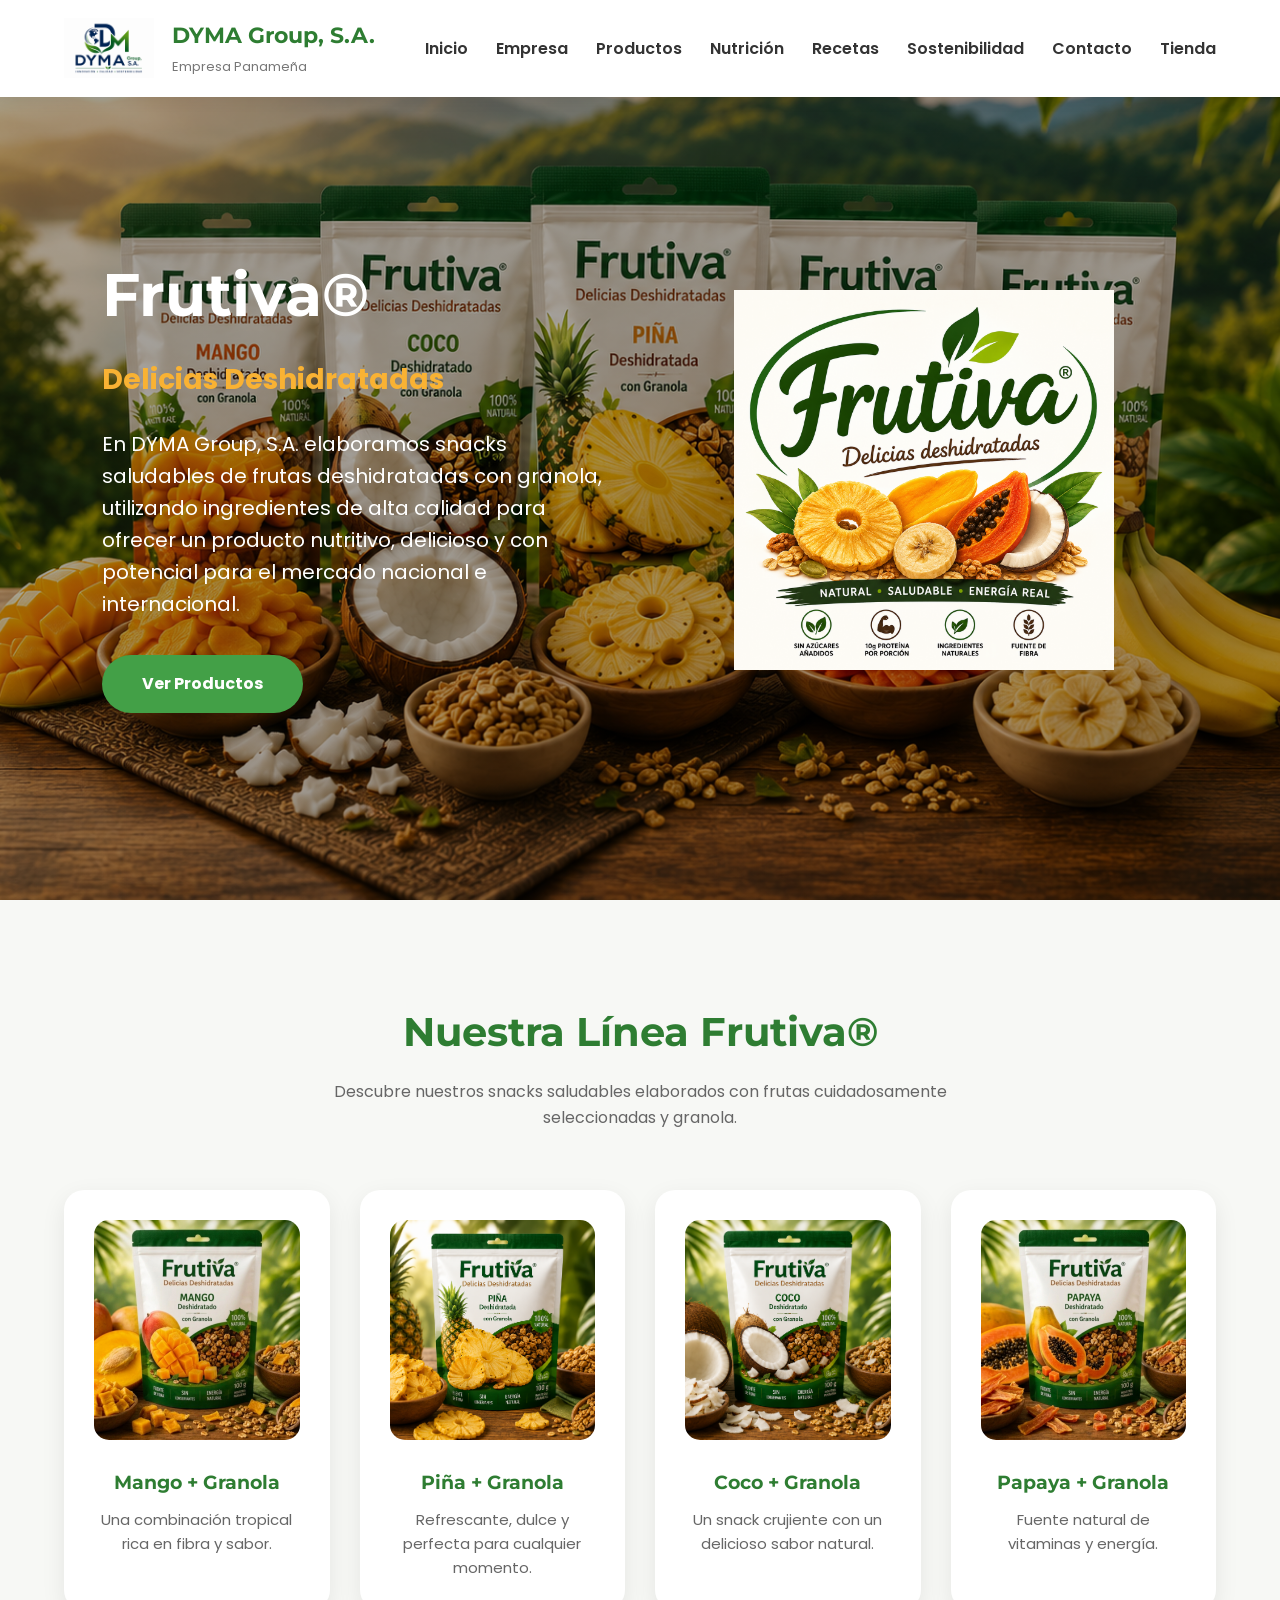
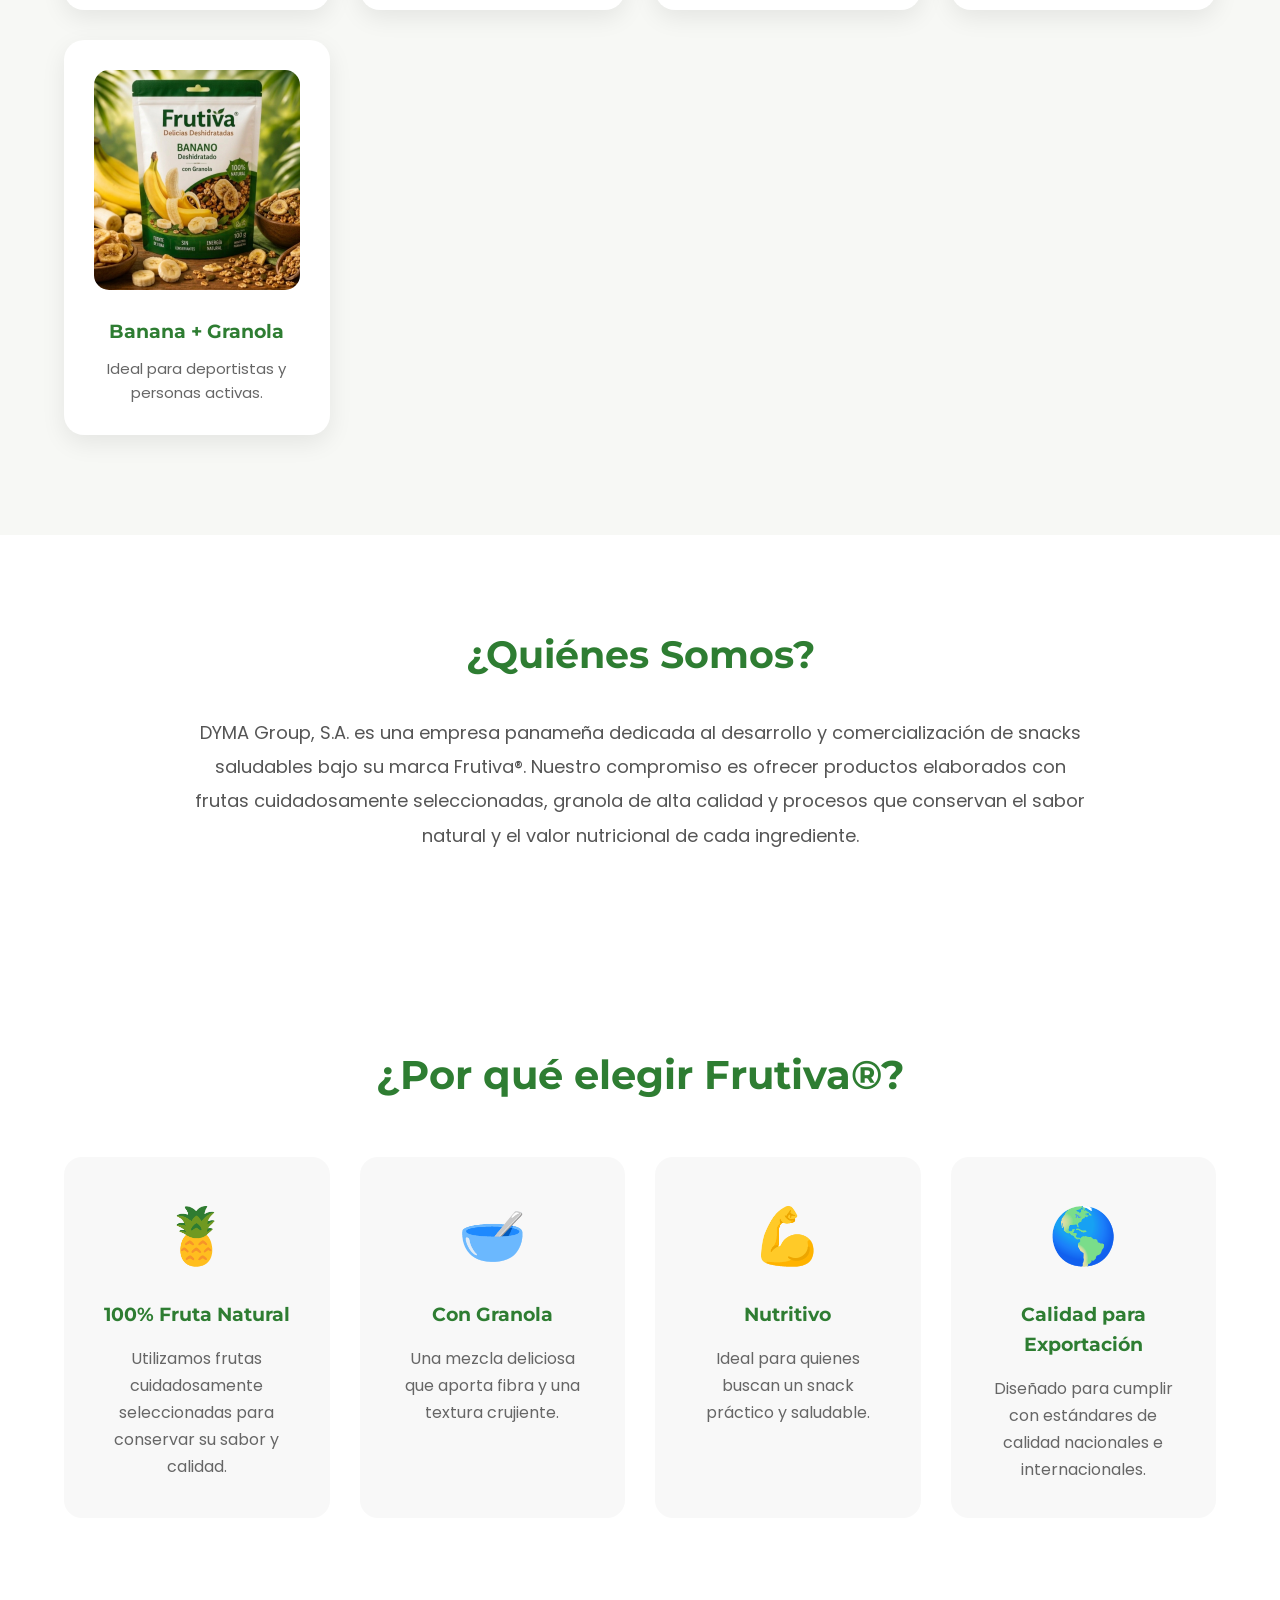
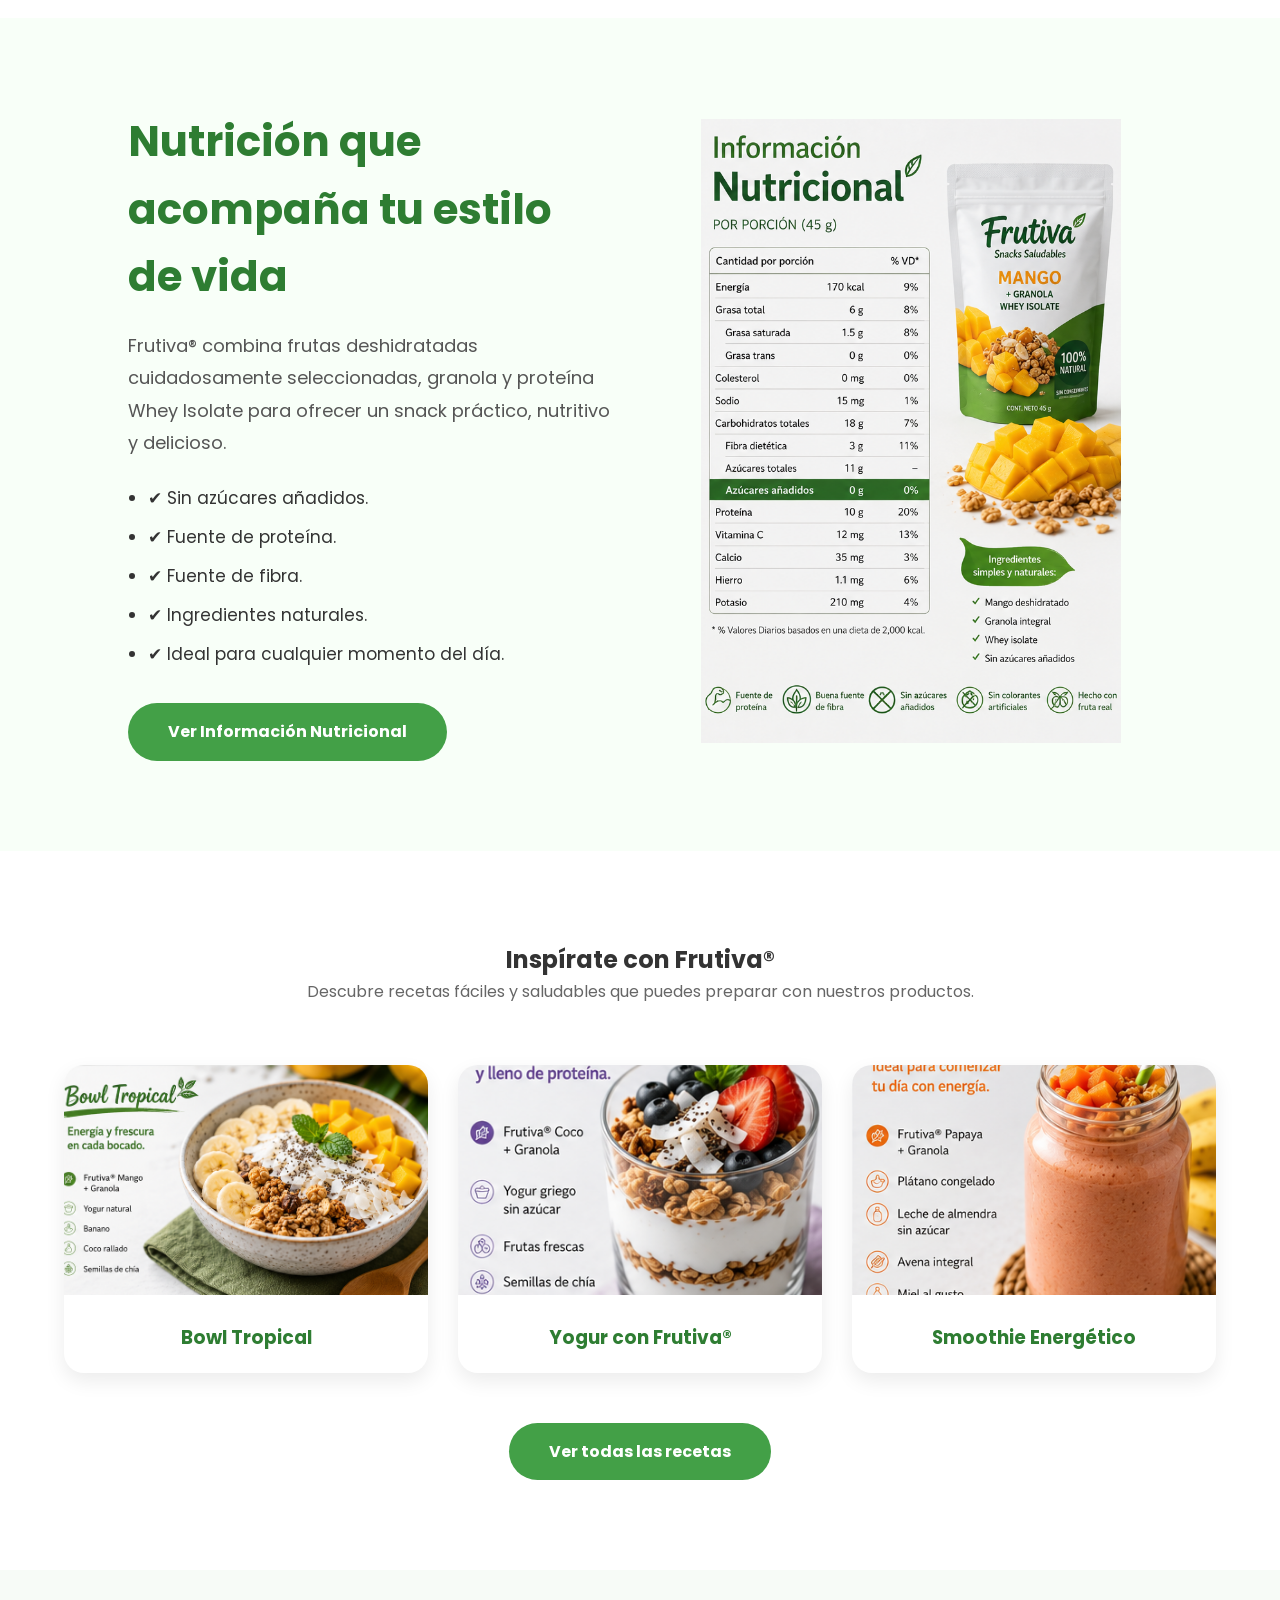
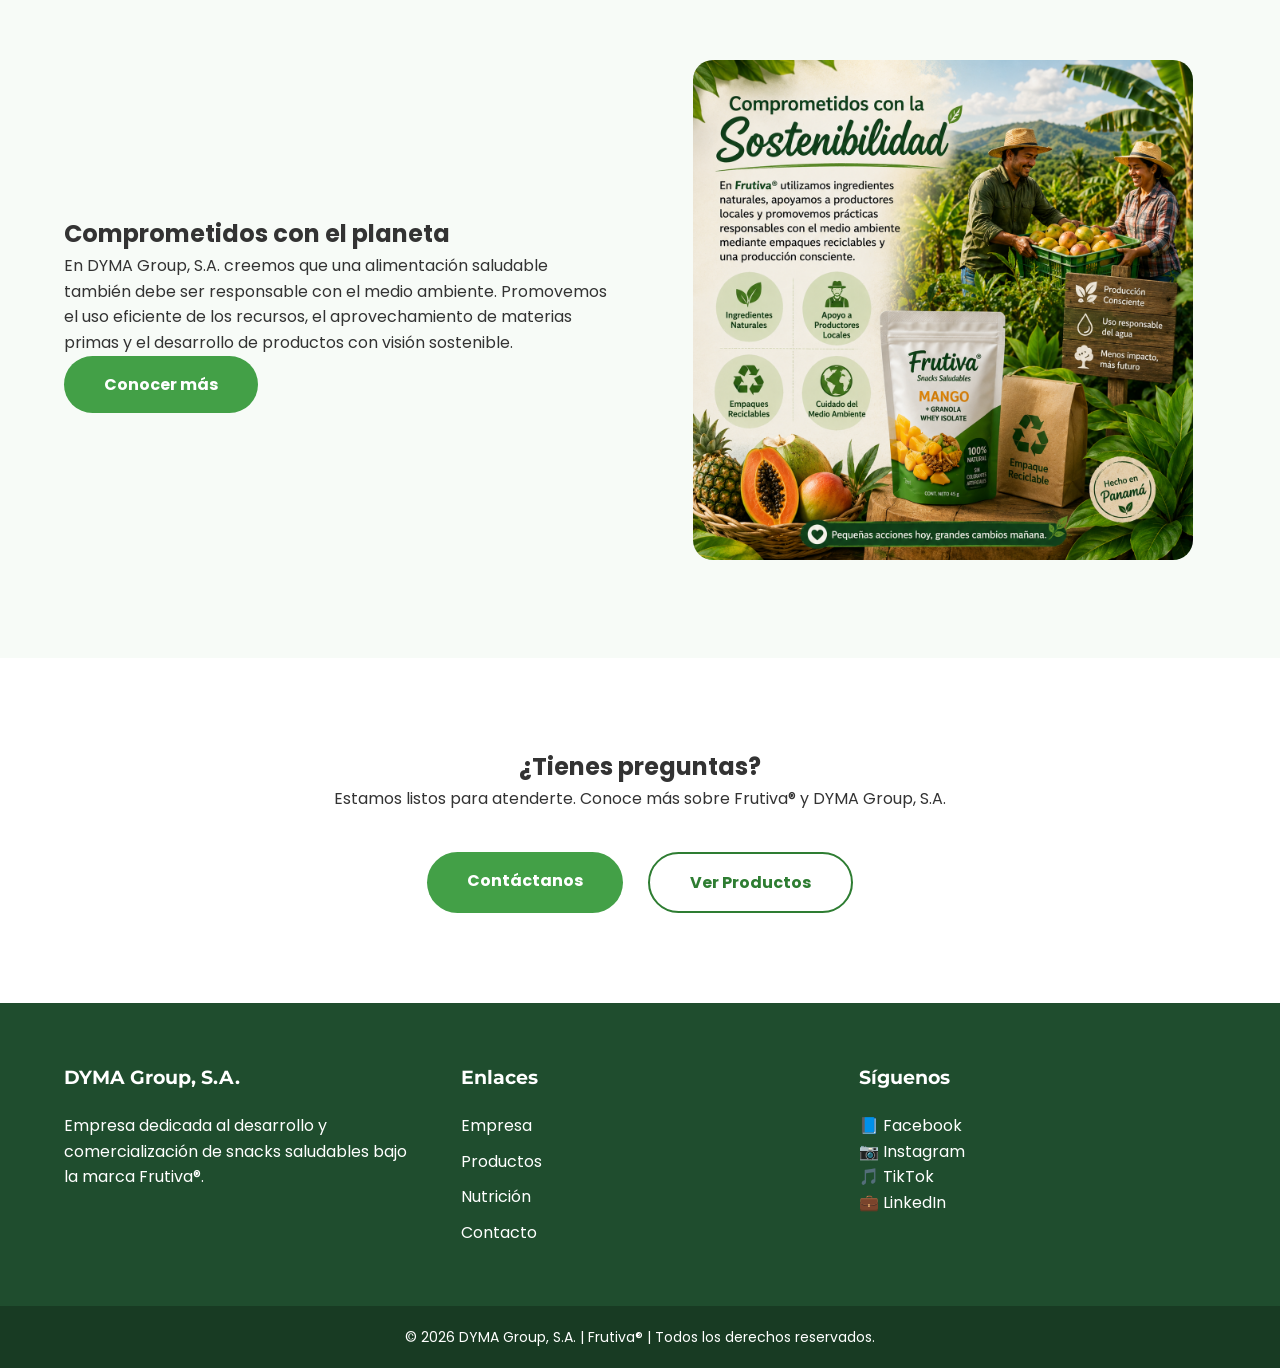
<file: index.html>
<!DOCTYPE html>
<html lang="es">

<head>

    <meta charset="UTF-8">
    <meta name="viewport" content="width=device-width, initial-scale=1.0">

    <title>DYMA Group, S.A.</title>

    <link rel="stylesheet" href="estilo.css">

    <link rel="preconnect" href="https://fonts.googleapis.com">
    <link rel="preconnect" href="https://fonts.gstatic.com" crossorigin>

    <link href="https://fonts.googleapis.com/css2?family=Montserrat:wght@400;600;700;800&family=Poppins:wght@300;400;500;600&display=swap" rel="stylesheet">

</head>

<body>

<header>

    <div class="contenedor">

        <div class="logo">

    <img src="img/logo.png" alt="DYMA Group">

    <div class="logo-texto">

        <h2>DYMA Group, S.A.</h2>

        <span>Empresa Panameña</span>

    </div>

</div>

        <div class="menu-toggle" id="menu-toggle">
    ☰
</div>

<nav id="menu">

            <ul>

                <li><a href="index.html">Inicio</a></li>

                <li><a href="empresa.html">Empresa</a></li>

                <li><a href="productos.html">Productos</a></li>

                <li><a href="nutricion.html">Nutrición</a></li>

                <li><a href="recetas.html">Recetas</a></li>

                <li><a href="sostenibilidad.html">Sostenibilidad</a></li>

                <li><a href="contacto.html">Contacto</a></li>

                <li><a href="tienda.html">Tienda</a></li>

            </ul>

        </nav>

    </div>

</header>

<section class="hero">

    <div class="hero-texto">

        <h1>Frutiva®</h1>

        <h3>Delicias Deshidratadas</h3>

        <p>

            En DYMA Group, S.A. elaboramos snacks saludables de frutas
            deshidratadas con granola, utilizando ingredientes de alta
            calidad para ofrecer un producto nutritivo, delicioso y con
            potencial para el mercado nacional e internacional.

        </p>

        <a href="productos.html" class="boton">

            Ver Productos

        </a>

    </div>

    <div class="hero-imagen">

        <img src="img/frutiva.png" alt="Frutiva">

    </div>

</section>

<section class="destacados">

    <div class="contenedor">

        <h2>Nuestra Línea Frutiva®</h2>

        <p class="subtitulo">
            Descubre nuestros snacks saludables elaborados con frutas cuidadosamente seleccionadas y granola.
        </p>

        <div class="cards">

            <div class="card">
                <img src="img/mango.png" alt="Mango">
                <h3>Mango + Granola</h3>
                <p>Una combinación tropical rica en fibra y sabor.</p>
            </div>

            <div class="card">
                <img src="img/pina.png" alt="Piña">
                <h3>Piña + Granola</h3>
                <p>Refrescante, dulce y perfecta para cualquier momento.</p>
            </div>

            <div class="card">
                <img src="img/coco.png" alt="Coco">
                <h3>Coco + Granola</h3>
                <p>Un snack crujiente con un delicioso sabor natural.</p>
            </div>

            <div class="card">
                <img src="img/papaya.png" alt="Papaya">
                <h3>Papaya + Granola</h3>
                <p>Fuente natural de vitaminas y energía.</p>
            </div>

            <div class="card">
                <img src="img/banana.png" alt="Banana">
                <h3>Banana + Granola</h3>
                <p>Ideal para deportistas y personas activas.</p>
            </div>

        </div>

    </div>

</section>

<section class="empresa-home">

    <div class="contenedor">

        <h2>¿Quiénes Somos?</h2>

        <p>

            DYMA Group, S.A. es una empresa panameña dedicada al desarrollo
            y comercialización de snacks saludables bajo su marca Frutiva®.

            Nuestro compromiso es ofrecer productos elaborados con frutas
            cuidadosamente seleccionadas, granola de alta calidad y procesos
            que conservan el sabor natural y el valor nutricional de cada ingrediente.

        </p>

    </div>

</section>

<section class="beneficios">

    <div class="contenedor">

        <h2>¿Por qué elegir Frutiva®?</h2>

        <div class="beneficios-grid">

            <div class="beneficio-card">
                <div class="icono">🍍</div>
                <h3>100% Fruta Natural</h3>
                <p>Utilizamos frutas cuidadosamente seleccionadas para conservar su sabor y calidad.</p>
            </div>

            <div class="beneficio-card">
                <div class="icono">🥣</div>
                <h3>Con Granola</h3>
                <p>Una mezcla deliciosa que aporta fibra y una textura crujiente.</p>
            </div>

            <div class="beneficio-card">
                <div class="icono">💪</div>
                <h3>Nutritivo</h3>
                <p>Ideal para quienes buscan un snack práctico y saludable.</p>
            </div>

            <div class="beneficio-card">
                <div class="icono">🌎</div>
                <h3>Calidad para Exportación</h3>
                <p>Diseñado para cumplir con estándares de calidad nacionales e internacionales.</p>
            </div>
        </div>

    </div>

</section>

<section class="nutricion-home">

    <div class="nutricion-texto">
        <h2>Nutrición que acompaña tu estilo de vida</h2>

        <p>
            Frutiva® combina frutas deshidratadas cuidadosamente seleccionadas,
            granola y proteína Whey Isolate para ofrecer un snack práctico,
            nutritivo y delicioso.
        </p>

        <ul>
            <li>✔ Sin azúcares añadidos.</li>
            <li>✔ Fuente de proteína.</li>
            <li>✔ Fuente de fibra.</li>
            <li>✔ Ingredientes naturales.</li>
            <li>✔ Ideal para cualquier momento del día.</li>
        </ul>

        <a href="nutricion.html" class="boton">Ver Información Nutricional</a>

    </div>

    <div class="nutricion-img">
        <img src="img/frutiva-info.png" alt="Información Nutricional Frutiva">
    </div>

</section>

<section class="inicio-recetas">

    <div class="contenedor">

        <h2>Inspírate con Frutiva®</h2>

        <p class="subtitulo">
            Descubre recetas fáciles y saludables que puedes preparar con nuestros productos.
        </p>

        <div class="recetas-grid">

            <div class="receta-item">
                <img src="img/receta1.png" alt="Bowl Tropical">
                <h3>Bowl Tropical</h3>
            </div>

            <div class="receta-item">
                <img src="img/receta2.png" alt="Yogur con Frutiva">
                <h3>Yogur con Frutiva®</h3>
            </div>

            <div class="receta-item">
                <img src="img/receta3.png" alt="Smoothie">
                <h3>Smoothie Energético</h3>
            </div>

        </div>

        <a href="recetas.html" class="boton">
            Ver todas las recetas
        </a>

    </div>

</section>

<section class="inicio-sostenibilidad">

    <div class="contenedor">

        <div class="texto">

            <h2>Comprometidos con el planeta</h2>

            <p>

                En DYMA Group, S.A. creemos que una alimentación saludable también debe ser responsable con el medio ambiente. Promovemos el uso eficiente de los recursos, el aprovechamiento de materias primas y el desarrollo de productos con visión sostenible.

            </p>

            <a href="sostenibilidad.html" class="boton">
                Conocer más
            </a>

        </div>

        <div class="imagen">

            <img src="img/sostenibilidad.png" alt="Sostenibilidad">

        </div>

    </div>

</section>

<section class="inicio-contacto">

    <div class="contenedor">

        <h2>¿Tienes preguntas?</h2>

        <p>

            Estamos listos para atenderte. Conoce más sobre Frutiva® y DYMA Group, S.A.

        </p>

        <div class="contacto-botones">

            <a href="contacto.html" class="boton">
                Contáctanos
            </a>

            <a href="productos.html" class="boton boton-secundario">
                Ver Productos
            </a>

        </div>

    </div>

</section>

<footer>

    <div class="contenedor footer-grid">

        <div>

            <h3>DYMA Group, S.A.</h3>

            <p>
                Empresa dedicada al desarrollo y comercialización de snacks saludables bajo la marca Frutiva®.
            </p>

        </div>

        <div>

            <h3>Enlaces</h3>

            <ul>

                <li><a href="empresa.html">Empresa</a></li>
                <li><a href="productos.html">Productos</a></li>
                <li><a href="nutricion.html">Nutrición</a></li>
                <li><a href="contacto.html">Contacto</a></li>

            </ul>

        </div>

        <div>

            <h3>Síguenos</h3>

            <p>📘 Facebook</p>
            <p>📷 Instagram</p>
            <p>🎵 TikTok</p>
            <p>💼 LinkedIn</p>

        </div>

    </div>

    <div class="copyright">

        © 2026 DYMA Group, S.A. | Frutiva® | Todos los derechos reservados.

    </div>

</footer>

<script src="script.js"></script>

</body>

</html>
</file>
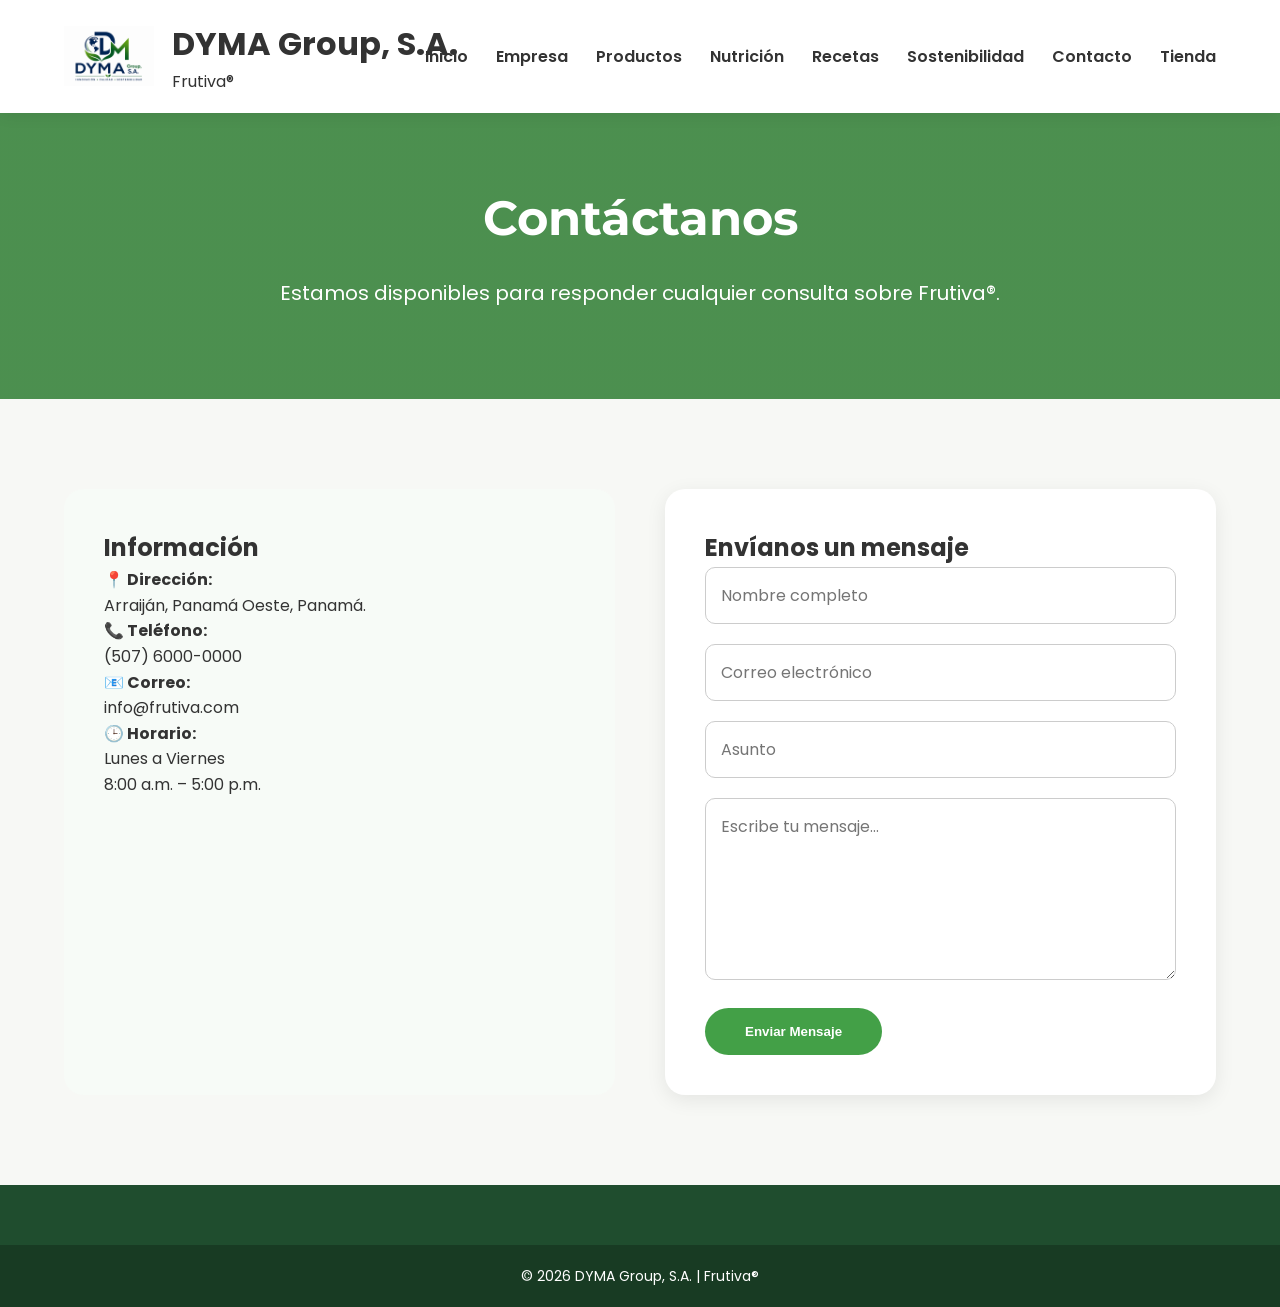
<file: contacto.html>
<!DOCTYPE html>
<html lang="es">
<head>
<meta charset="UTF-8">
<meta name="viewport" content="width=device-width, initial-scale=1.0">
<title>Contacto | DYMA Group, S.A.</title>

<link rel="stylesheet" href="estilo.css">

<link href="https://fonts.googleapis.com/css2?family=Montserrat:wght@400;700&family=Poppins:wght@300;400;500&display=swap" rel="stylesheet">
</head>

<body>

<header>

<div class="contenedor">

<div class="logo">

<img src="img/logo.png" alt="DYMA">

<div class="logo-texto">
<h1>DYMA Group, S.A.</h1>
<p>Frutiva®</p>
</div>

</div>

<div class="menu-toggle" id="menu-toggle">
    ☰
</div>

<nav id="menu">

<ul>

<li><a href="index.html">Inicio</a></li>
<li><a href="empresa.html">Empresa</a></li>
<li><a href="productos.html">Productos</a></li>
<li><a href="nutricion.html">Nutrición</a></li>
<li><a href="recetas.html">Recetas</a></li>
<li><a href="sostenibilidad.html">Sostenibilidad</a></li>
<li><a href="contacto.html">Contacto</a></li>
<li><a href="tienda.html">Tienda</a></li>

</ul>

</nav>

</div>

</header>

<section class="banner-pagina">

<div class="contenedor">

<h1>Contáctanos</h1>

<p>Estamos disponibles para responder cualquier consulta sobre Frutiva®.</p>

</div>

</section>

<section class="contacto-grid contenedor">

<div class="info-contacto">

<h2>Información</h2>

<p><strong>📍 Dirección:</strong><br>Arraiján, Panamá Oeste, Panamá.</p>

<p><strong>📞 Teléfono:</strong><br>(507) 6000-0000</p>

<p><strong>📧 Correo:</strong><br>info@frutiva.com</p>

<p><strong>🕒 Horario:</strong><br>Lunes a Viernes<br>8:00 a.m. – 5:00 p.m.</p>

</div>

<div class="formulario">

<h2>Envíanos un mensaje</h2>

<form>

<input type="text" placeholder="Nombre completo" required>

<input type="email" placeholder="Correo electrónico" required>

<input type="text" placeholder="Asunto">

<textarea rows="6" placeholder="Escribe tu mensaje..."></textarea>

<button class="boton">Enviar Mensaje</button>

</form>

</div>

</section>

<footer>

<div class="copyright">

© 2026 DYMA Group, S.A. | Frutiva®

</div>

</footer>

<script src="script.js"></script>

</body>
</html>
</file>
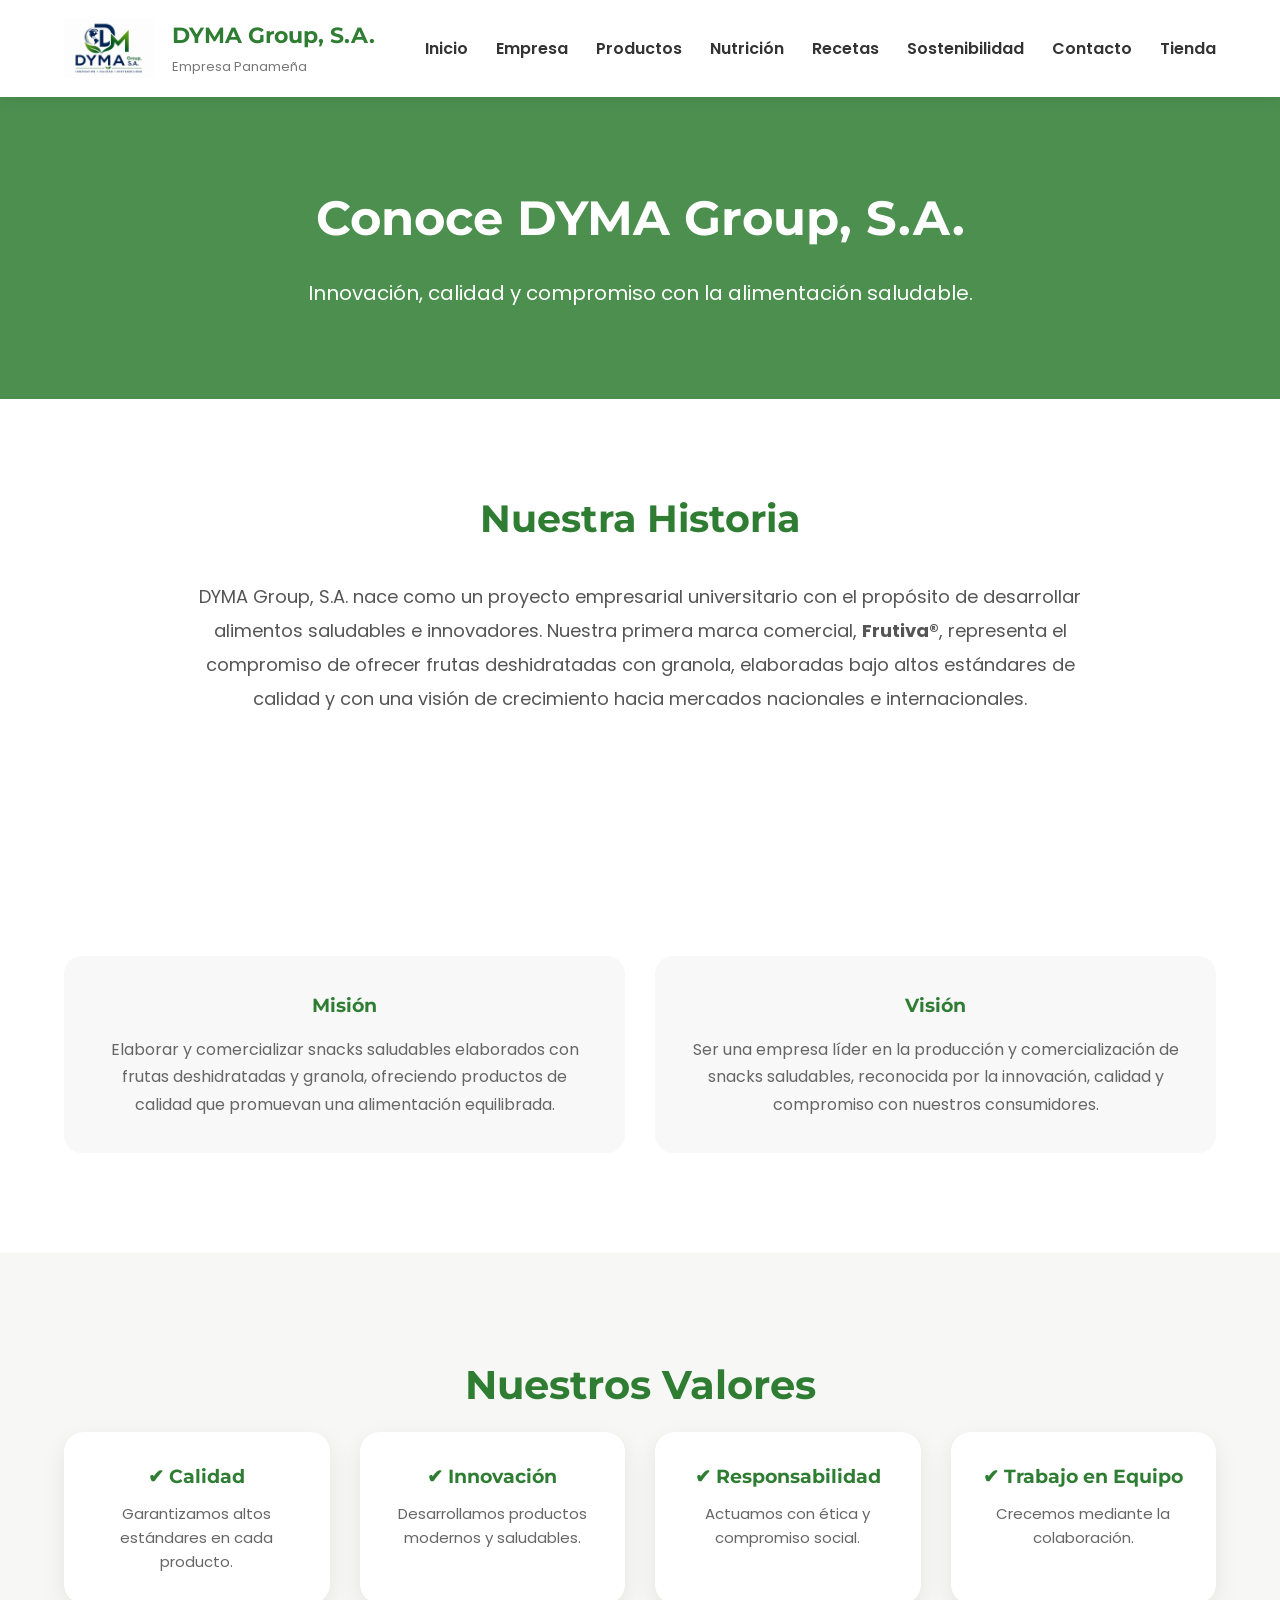
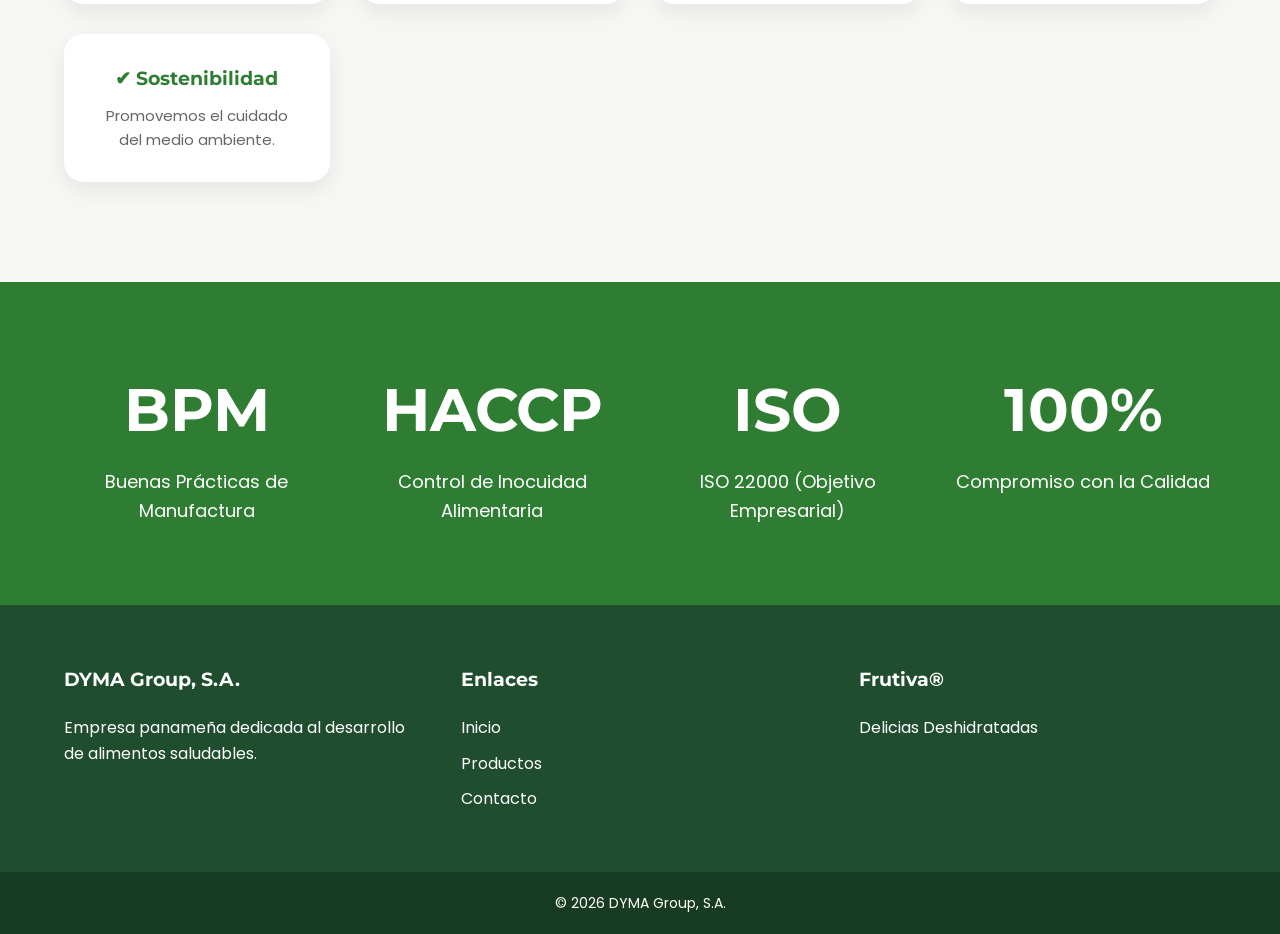
<file: empresa.html>
<!DOCTYPE html>
<html lang="es">

<head>

<meta charset="UTF-8">
<meta name="viewport" content="width=device-width, initial-scale=1.0">

<title>Empresa | DYMA Group, S.A.</title>

<link rel="stylesheet" href="estilo.css">

<link rel="preconnect" href="https://fonts.googleapis.com">
<link rel="preconnect" href="https://fonts.gstatic.com" crossorigin>

<link href="https://fonts.googleapis.com/css2?family=Montserrat:wght@400;600;700;800&family=Poppins:wght@300;400;500;600&display=swap" rel="stylesheet">

</head>

<body>

<header>

<div class="contenedor">

<div class="logo">

<img src="img/logo.png" alt="DYMA">

<div>

<h2>DYMA Group, S.A.</h2>
<span>Empresa Panameña</span>

</div>

</div>

<div class="menu-toggle" id="menu-toggle">
    ☰
</div>

<nav id="menu">

<ul>

<li><a href="index.html">Inicio</a></li>
<li><a href="empresa.html">Empresa</a></li>
<li><a href="productos.html">Productos</a></li>
<li><a href="nutricion.html">Nutrición</a></li>
<li><a href="recetas.html">Recetas</a></li>
<li><a href="sostenibilidad.html">Sostenibilidad</a></li>
<li><a href="contacto.html">Contacto</a></li>
<li><a href="tienda.html">Tienda</a></li>

</ul>

</nav>

</div>

</header>

<section class="banner-pagina">

<div class="contenedor">

<h1>Conoce DYMA Group, S.A.</h1>

<p>

Innovación, calidad y compromiso con la alimentación saludable.

</p>

</div>

</section>

<section class="empresa-home">

<div class="contenedor">

<h2>Nuestra Historia</h2>

<p>

DYMA Group, S.A. nace como un proyecto empresarial universitario con el propósito de desarrollar alimentos saludables e innovadores. Nuestra primera marca comercial, <strong>Frutiva®</strong>, representa el compromiso de ofrecer frutas deshidratadas con granola, elaboradas bajo altos estándares de calidad y con una visión de crecimiento hacia mercados nacionales e internacionales.

</p>

</div>

</section>

<section class="beneficios">

<div class="contenedor">

<div class="beneficios-grid">

<div class="beneficio-card">

<h3>Misión</h3>

<p>

Elaborar y comercializar snacks saludables elaborados con frutas deshidratadas y granola, ofreciendo productos de calidad que promuevan una alimentación equilibrada.

</p>

</div>

<div class="beneficio-card">

<h3>Visión</h3>

<p>

Ser una empresa líder en la producción y comercialización de snacks saludables, reconocida por la innovación, calidad y compromiso con nuestros consumidores.

</p>

</div>

</div>

</div>

</section>

<section class="destacados">

<div class="contenedor">

<h2>Nuestros Valores</h2>

<div class="cards">

<div class="card">

<h3>✔ Calidad</h3>

<p>Garantizamos altos estándares en cada producto.</p>

</div>

<div class="card">

<h3>✔ Innovación</h3>

<p>Desarrollamos productos modernos y saludables.</p>

</div>

<div class="card">

<h3>✔ Responsabilidad</h3>

<p>Actuamos con ética y compromiso social.</p>

</div>

<div class="card">

<h3>✔ Trabajo en Equipo</h3>

<p>Crecemos mediante la colaboración.</p>

</div>

<div class="card">

<h3>✔ Sostenibilidad</h3>

<p>Promovemos el cuidado del medio ambiente.</p>

</div>

</div>

</div>

</section>

<section class="estadisticas">

<div class="contenedor">

<div class="estadistica">

<h2>BPM</h2>

<p>Buenas Prácticas de Manufactura</p>

</div>

<div class="estadistica">

<h2>HACCP</h2>

<p>Control de Inocuidad Alimentaria</p>

</div>

<div class="estadistica">

<h2>ISO</h2>

<p>ISO 22000 (Objetivo Empresarial)</p>

</div>

<div class="estadistica">

<h2>100%</h2>

<p>Compromiso con la Calidad</p>

</div>

</div>

</section>

<footer>

<div class="contenedor footer-grid">

<div>

<h3>DYMA Group, S.A.</h3>

<p>

Empresa panameña dedicada al desarrollo de alimentos saludables.

</p>

</div>

<div>

<h3>Enlaces</h3>

<ul>

<li><a href="index.html">Inicio</a></li>
<li><a href="productos.html">Productos</a></li>
<li><a href="contacto.html">Contacto</a></li>

</ul>

</div>

<div>

<h3>Frutiva®</h3>

<p>Delicias Deshidratadas</p>

</div>

</div>

<div class="copyright">

© 2026 DYMA Group, S.A.

</div>

</footer>

<script src="script.js"></script>

</body>

</html>
</file>
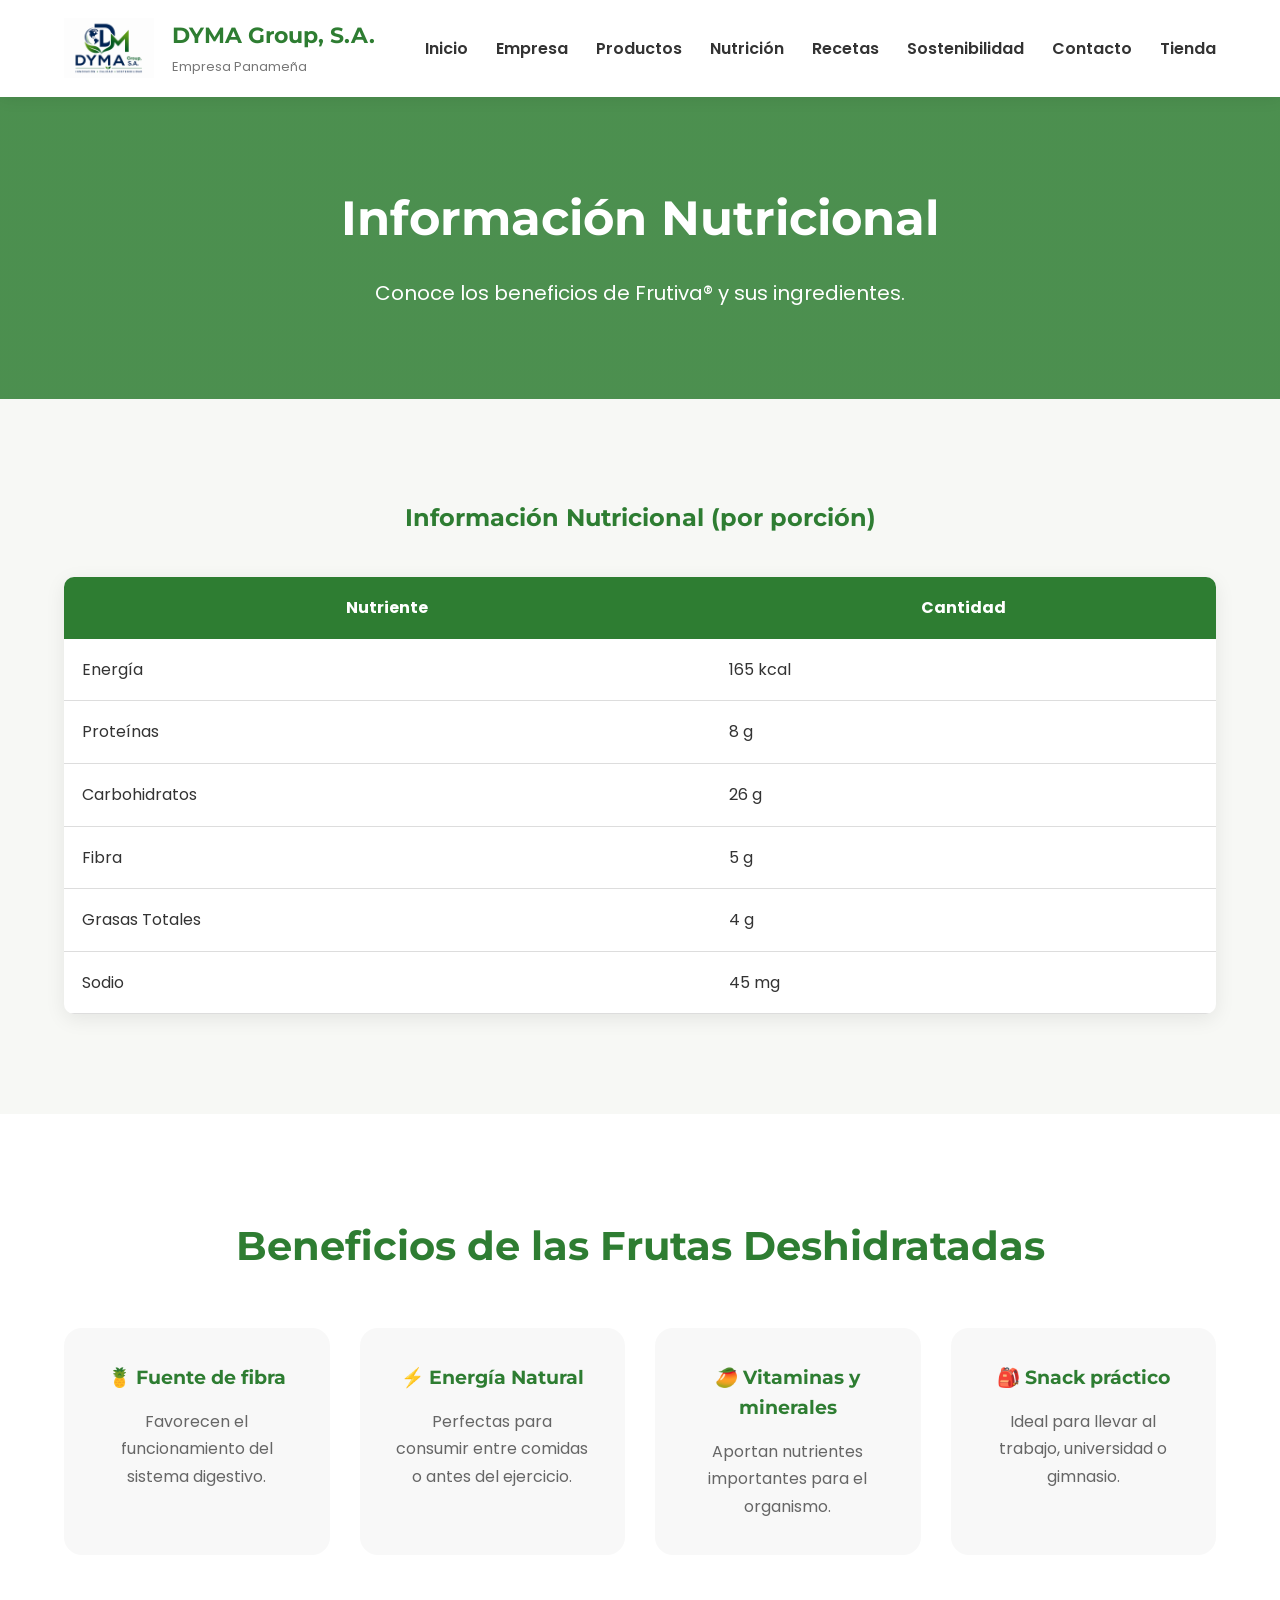
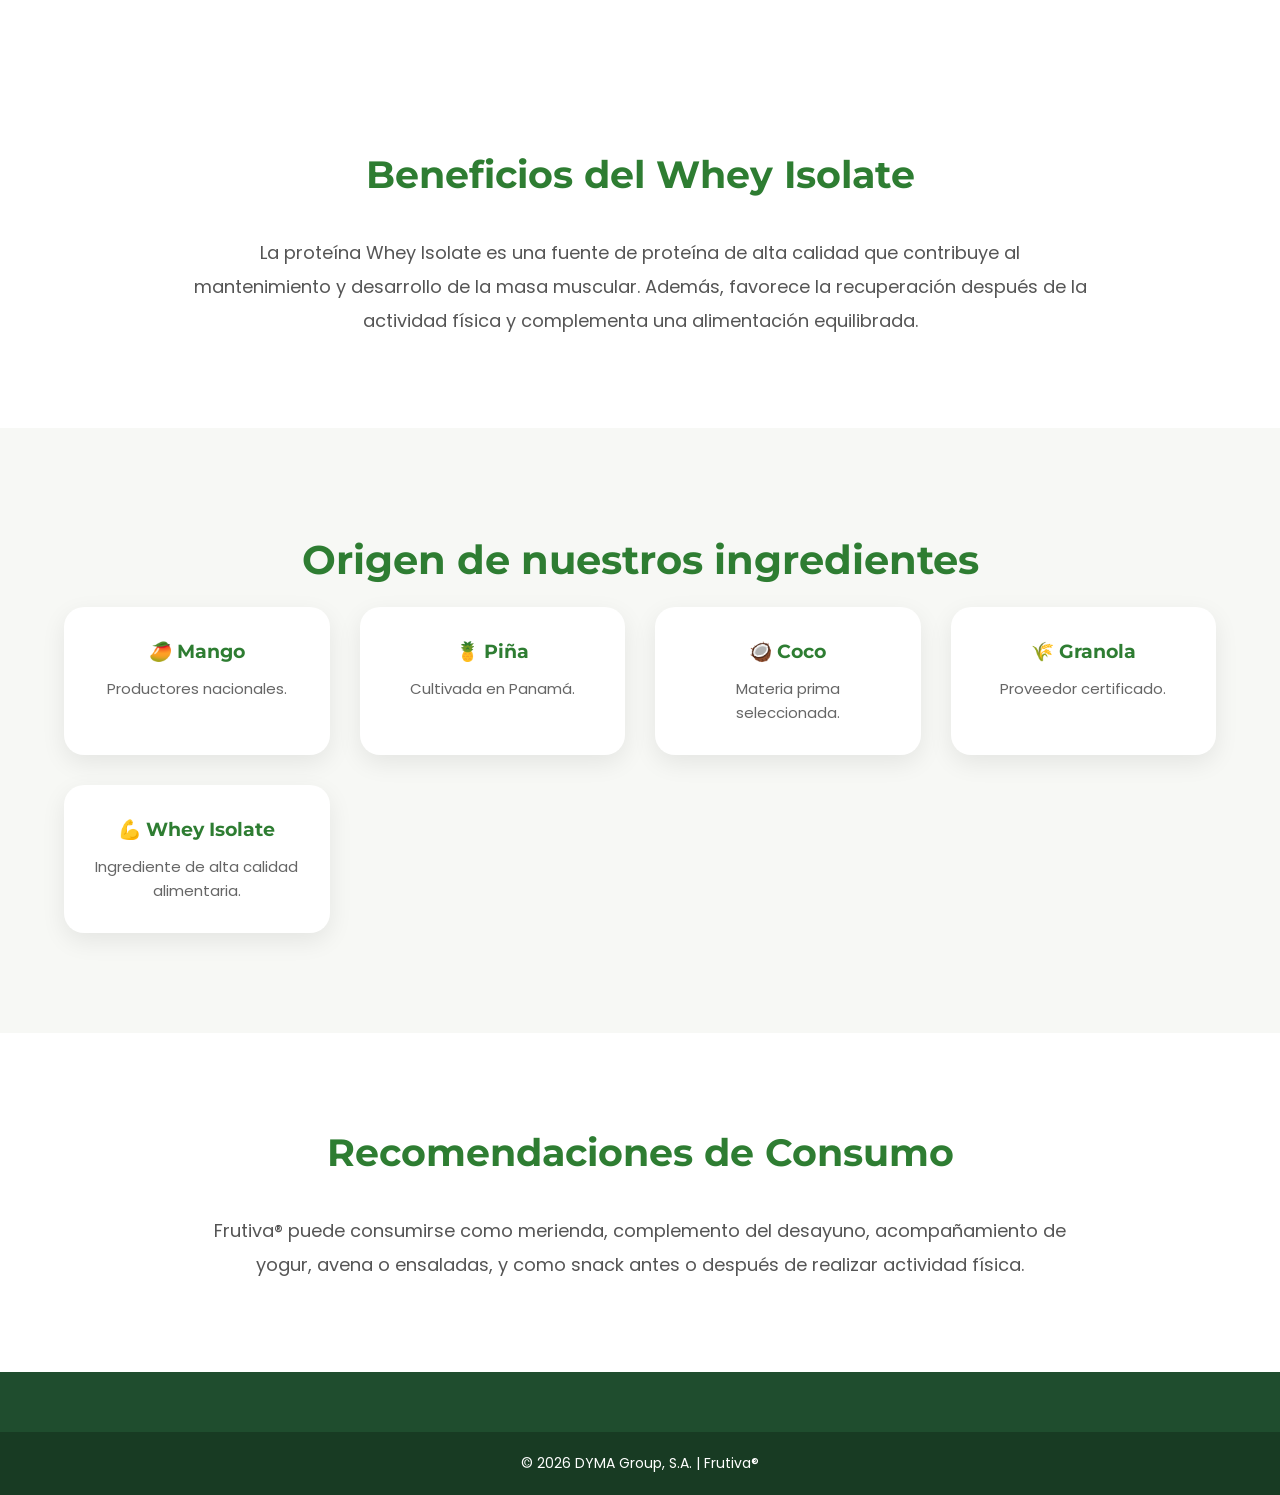
<file: nutricion.html>
<!DOCTYPE html>
<html lang="es">

<head>

<meta charset="UTF-8">
<meta name="viewport" content="width=device-width, initial-scale=1.0">

<title>Nutrición | Frutiva®</title>

<link rel="stylesheet" href="estilo.css">

<link rel="preconnect" href="https://fonts.googleapis.com">
<link rel="preconnect" href="https://fonts.gstatic.com" crossorigin>

<link href="https://fonts.googleapis.com/css2?family=Montserrat:wght@400;600;700;800&family=Poppins:wght@300;400;500;600&display=swap" rel="stylesheet">

</head>

<body>

<header>

<div class="contenedor">

<div class="logo">

<img src="img/logo.png" alt="DYMA">

<div>

<h2>DYMA Group, S.A.</h2>

<span>Empresa Panameña</span>

</div>

</div>

<div class="menu-toggle" id="menu-toggle">
    ☰
</div>

<nav id="menu">

<ul>

<li><a href="index.html">Inicio</a></li>
<li><a href="empresa.html">Empresa</a></li>
<li><a href="productos.html">Productos</a></li>
<li><a href="nutricion.html">Nutrición</a></li>
<li><a href="recetas.html">Recetas</a></li>
<li><a href="sostenibilidad.html">Sostenibilidad</a></li>
<li><a href="contacto.html">Contacto</a></li>
<li><a href="tienda.html">Tienda</a></li>

</ul>

</nav>

</div>

</header>

<section class="banner-pagina">

<div class="contenedor">

<h1>Información Nutricional</h1>

<p>Conoce los beneficios de Frutiva® y sus ingredientes.</p>

</div>

</section>

<section class="contenedor tabla-nutricional">

<h2>Información Nutricional (por porción)</h2>

<table>

<tr>
<th>Nutriente</th>
<th>Cantidad</th>
</tr>

<tr>
<td>Energía</td>
<td>165 kcal</td>
</tr>

<tr>
<td>Proteínas</td>
<td>8 g</td>
</tr>

<tr>
<td>Carbohidratos</td>
<td>26 g</td>
</tr>

<tr>
<td>Fibra</td>
<td>5 g</td>
</tr>

<tr>
<td>Grasas Totales</td>
<td>4 g</td>
</tr>

<tr>
<td>Sodio</td>
<td>45 mg</td>
</tr>

</table>

</section>

<section class="beneficios">

<div class="contenedor">

<h2>Beneficios de las Frutas Deshidratadas</h2>

<div class="beneficios-grid">

<div class="beneficio-card">

<h3>🍍 Fuente de fibra</h3>

<p>Favorecen el funcionamiento del sistema digestivo.</p>

</div>

<div class="beneficio-card">

<h3>⚡ Energía Natural</h3>

<p>Perfectas para consumir entre comidas o antes del ejercicio.</p>

</div>

<div class="beneficio-card">

<h3>🥭 Vitaminas y minerales</h3>

<p>Aportan nutrientes importantes para el organismo.</p>

</div>

<div class="beneficio-card">

<h3>🎒 Snack práctico</h3>

<p>Ideal para llevar al trabajo, universidad o gimnasio.</p>

</div>

</div>

</div>

</section>

<section class="empresa-home">

<div class="contenedor">

<h2>Beneficios del Whey Isolate</h2>

<p>

La proteína Whey Isolate es una fuente de proteína de alta calidad que contribuye al mantenimiento y desarrollo de la masa muscular. Además, favorece la recuperación después de la actividad física y complementa una alimentación equilibrada.

</p>

</div>

</section>

<section class="destacados">

<div class="contenedor">

<h2>Origen de nuestros ingredientes</h2>

<div class="cards">

<div class="card">

<h3>🥭 Mango</h3>

<p>Productores nacionales.</p>

</div>

<div class="card">

<h3>🍍 Piña</h3>

<p>Cultivada en Panamá.</p>

</div>

<div class="card">

<h3>🥥 Coco</h3>

<p>Materia prima seleccionada.</p>

</div>

<div class="card">

<h3>🌾 Granola</h3>

<p>Proveedor certificado.</p>

</div>

<div class="card">

<h3>💪 Whey Isolate</h3>

<p>Ingrediente de alta calidad alimentaria.</p>

</div>

</div>

</div>

</section>

<section class="empresa-home">

<div class="contenedor">

<h2>Recomendaciones de Consumo</h2>

<p>

Frutiva® puede consumirse como merienda, complemento del desayuno, acompañamiento de yogur, avena o ensaladas, y como snack antes o después de realizar actividad física.

</p>

</div>

</section>

<footer>

<div class="copyright">

© 2026 DYMA Group, S.A. | Frutiva®

</div>

</footer>

<script src="script.js"></script>

</body>

</html>
</file>
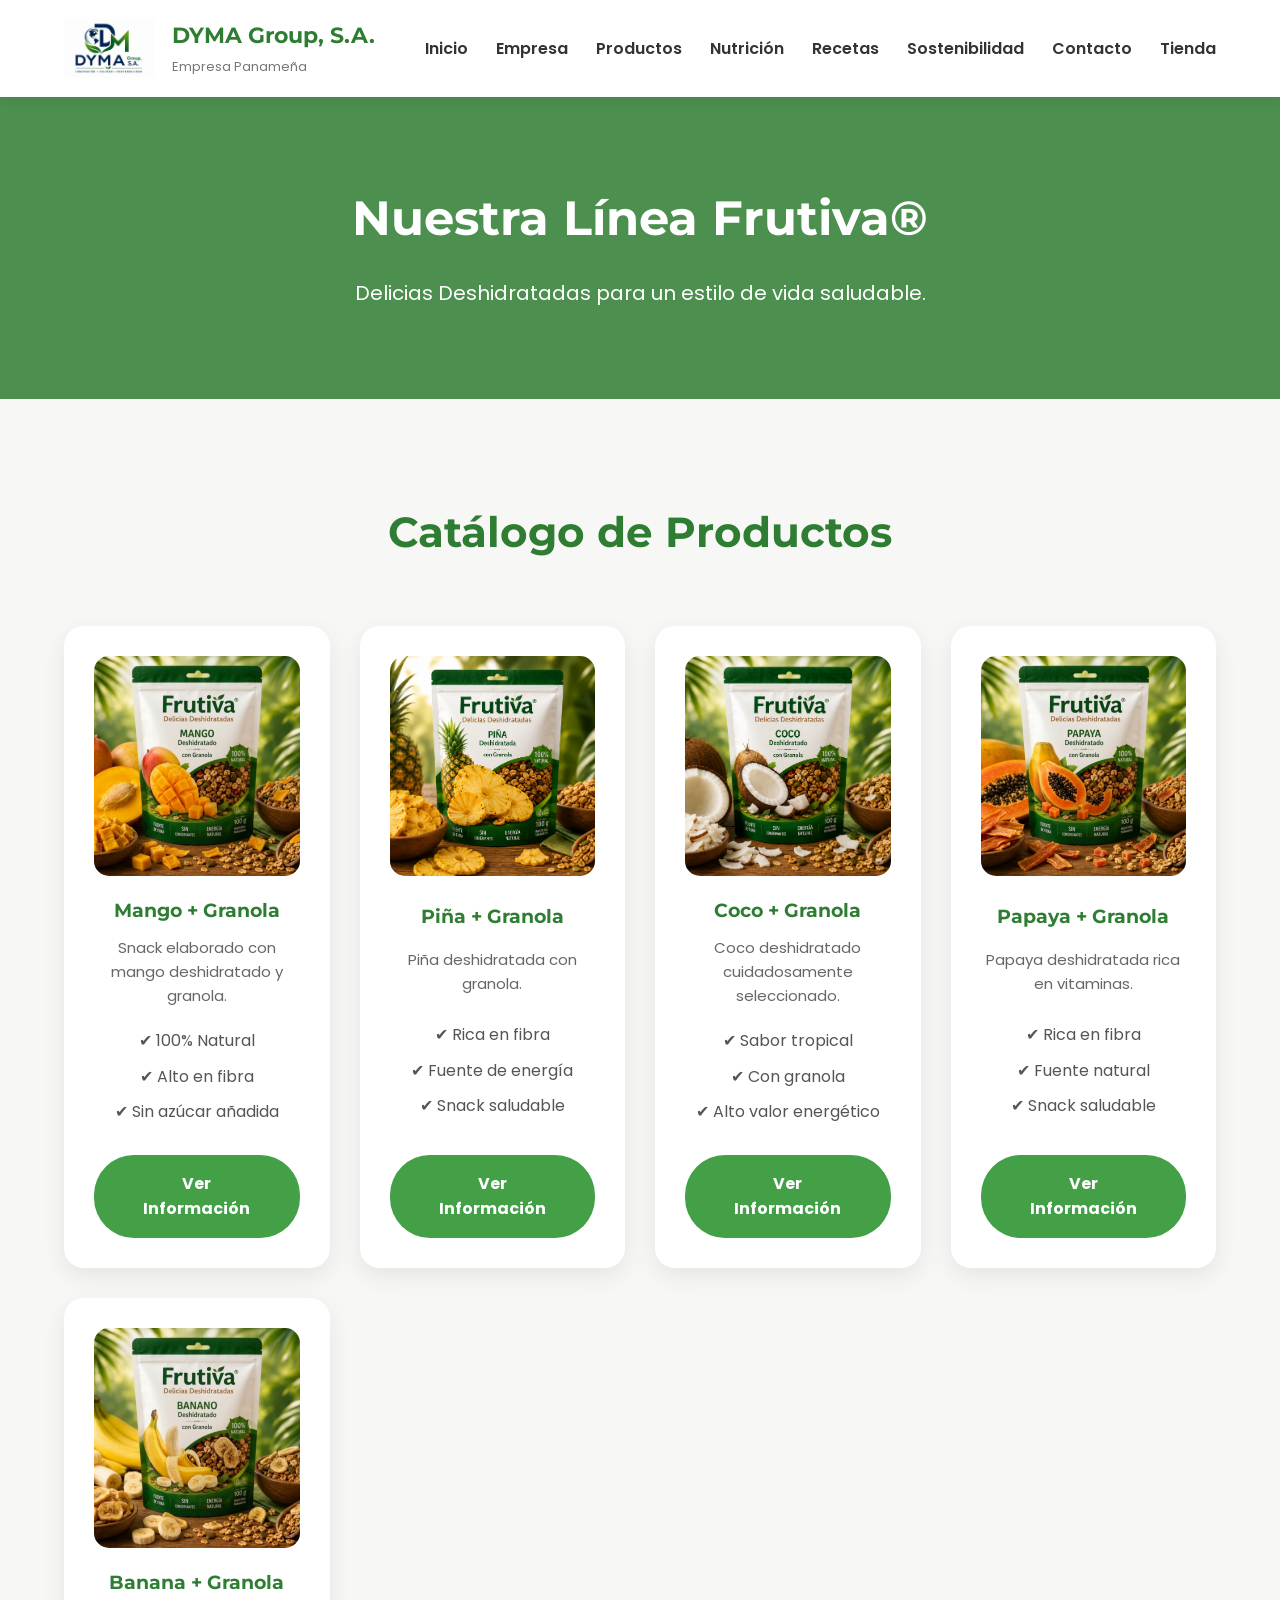
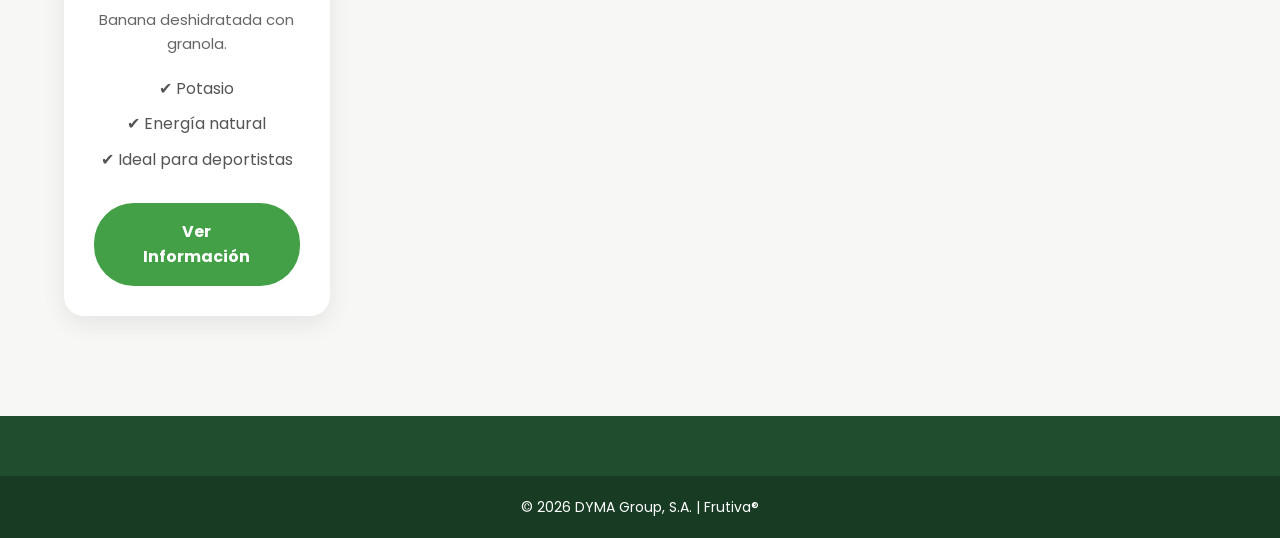
<file: productos.html>
<!DOCTYPE html>
<html lang="es">
<head>
<meta charset="UTF-8">
<meta name="viewport" content="width=device-width, initial-scale=1.0">
<title>Productos | DYMA Group, S.A.</title>

<link rel="stylesheet" href="estilo.css">

<link rel="preconnect" href="https://fonts.googleapis.com">
<link rel="preconnect" href="https://fonts.gstatic.com" crossorigin>

<link href="https://fonts.googleapis.com/css2?family=Montserrat:wght@400;600;700;800&family=Poppins:wght@300;400;500;600&display=swap" rel="stylesheet">

</head>

<body>

<header>

<div class="contenedor">

<div class="logo">

<img src="img/logo.png" alt="DYMA">

<div>

<h2>DYMA Group, S.A.</h2>
<span>Empresa Panameña</span>

</div>

</div>

<div class="menu-toggle" id="menu-toggle">
    ☰
</div>

<nav id="menu">

<ul>

<li><a href="index.html">Inicio</a></li>
<li><a href="empresa.html">Empresa</a></li>
<li><a href="productos.html">Productos</a></li>
<li><a href="nutricion.html">Nutrición</a></li>
<li><a href="recetas.html">Recetas</a></li>
<li><a href="sostenibilidad.html">Sostenibilidad</a></li>
<li><a href="contacto.html">Contacto</a></li>
<li><a href="tienda.html">Tienda</a></li>

</ul>

</nav>

</div>

</header>

<section class="banner-pagina">

<div class="contenedor">

<h1>Nuestra Línea Frutiva®</h1>

<p>

Delicias Deshidratadas para un estilo de vida saludable.

</p>

</div>

</section>

<section class="catalogo">

<div class="contenedor">

<h2>Catálogo de Productos</h2>

<div class="cards">

<div class="card">

<img src="img/mango.png">

<h3>Mango + Granola</h3>

<p>

Snack elaborado con mango deshidratado y granola.

</p>

<ul>

<li>✔ 100% Natural</li>

<li>✔ Alto en fibra</li>

<li>✔ Sin azúcar añadida</li>

</ul>

<a href="nutricion.html" class="boton">

Ver Información

</a>

</div>

<div class="card">

<img src="img/pina.png">

<h3>Piña + Granola</h3>

<p>

Piña deshidratada con granola.

</p>

<ul>

<li>✔ Rica en fibra</li>

<li>✔ Fuente de energía</li>

<li>✔ Snack saludable</li>

</ul>

<a href="nutricion.html" class="boton">

Ver Información

</a>

</div>

<div class="card">

<img src="img/coco.png">

<h3>Coco + Granola</h3>

<p>

Coco deshidratado cuidadosamente seleccionado.

</p>

<ul>

<li>✔ Sabor tropical</li>

<li>✔ Con granola</li>

<li>✔ Alto valor energético</li>

</ul>

<a href="nutricion.html" class="boton">

Ver Información

</a>

</div>

<div class="card">

<img src="img/papaya.png">

<h3>Papaya + Granola</h3>

<p>

Papaya deshidratada rica en vitaminas.

</p>

<ul>

<li>✔ Rica en fibra</li>

<li>✔ Fuente natural</li>

<li>✔ Snack saludable</li>

</ul>

<a href="nutricion.html" class="boton">

Ver Información

</a>

</div>

<div class="card">

<img src="img/banana.png">

<h3>Banana + Granola</h3>

<p>

Banana deshidratada con granola.

</p>

<ul>

<li>✔ Potasio</li>

<li>✔ Energía natural</li>

<li>✔ Ideal para deportistas</li>

</ul>

<a href="nutricion.html" class="boton">

Ver Información

</a>

</div>

</div>

</div>

</section>

<footer>

<div class="copyright">

© 2026 DYMA Group, S.A. | Frutiva®

</div>

</footer>

<script src="script.js"></script>

</body>

</html>
</file>
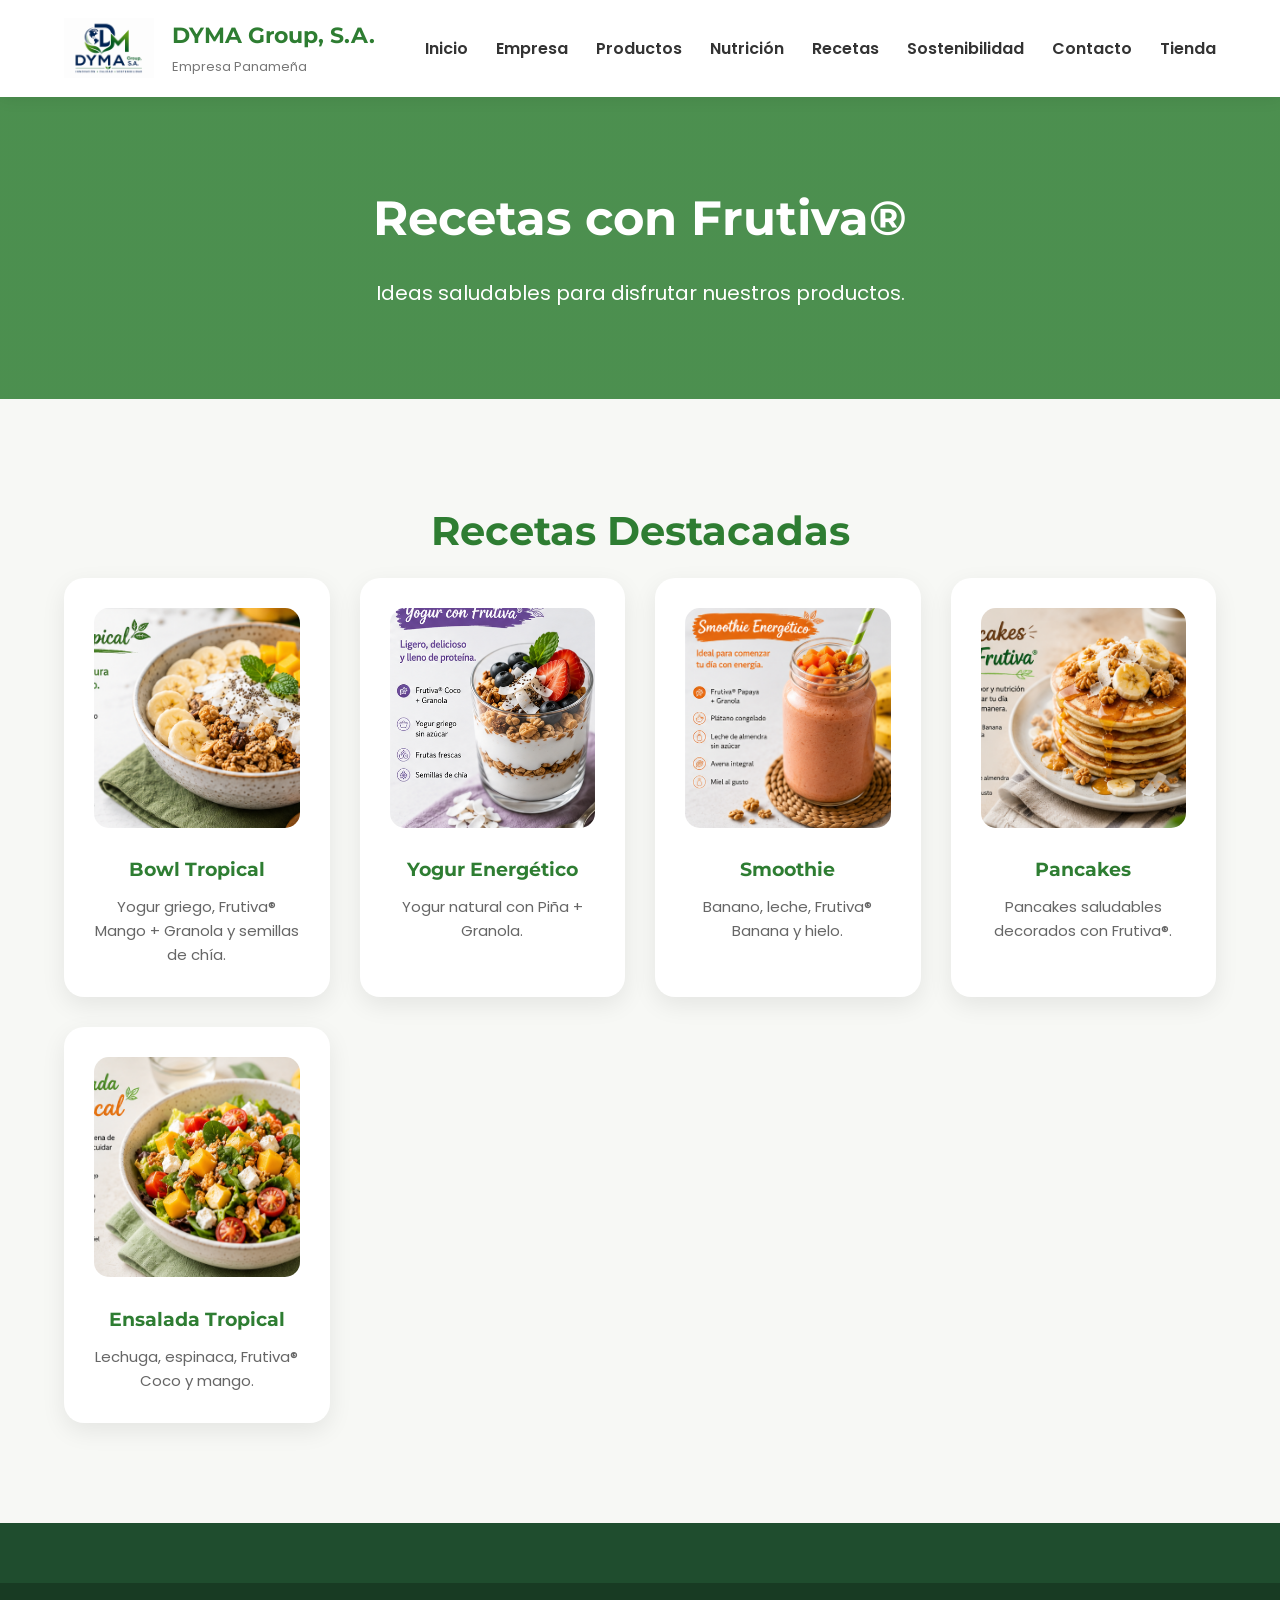
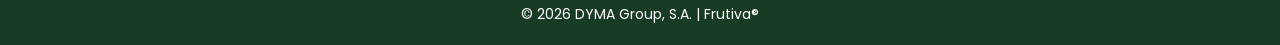
<file: recetas.html>
<!DOCTYPE html>
<html lang="es">
<head>

<meta charset="UTF-8">
<meta name="viewport" content="width=device-width, initial-scale=1.0">

<title>Recetas | Frutiva®</title>

<link rel="stylesheet" href="estilo.css">

<link rel="preconnect" href="https://fonts.googleapis.com">
<link rel="preconnect" href="https://fonts.gstatic.com" crossorigin>

<link href="https://fonts.googleapis.com/css2?family=Montserrat:wght@400;600;700;800&family=Poppins:wght@300;400;500;600&display=swap" rel="stylesheet">

</head>

<body>

<header>

<div class="contenedor">

<div class="logo">

<img src="img/logo.png">

<div>

<h2>DYMA Group, S.A.</h2>

<span>Empresa Panameña</span>

</div>

</div>

<div class="menu-toggle" id="menu-toggle">
    ☰
</div>

<nav id="menu">

<ul>

<li><a href="index.html">Inicio</a></li>
<li><a href="empresa.html">Empresa</a></li>
<li><a href="productos.html">Productos</a></li>
<li><a href="nutricion.html">Nutrición</a></li>
<li><a href="recetas.html">Recetas</a></li>
<li><a href="sostenibilidad.html">Sostenibilidad</a></li>
<li><a href="contacto.html">Contacto</a></li>
<li><a href="tienda.html">Tienda</a></li>

</ul>

</nav>

</div>

</header>

<section class="banner-pagina">

<div class="contenedor">

<h1>Recetas con Frutiva®</h1>

<p>Ideas saludables para disfrutar nuestros productos.</p>

</div>

</section>

<section class="destacados">

<div class="contenedor">

<h2>Recetas Destacadas</h2>

<div class="cards">

<div class="card">

<img src="img/receta1.png">

<h3>Bowl Tropical</h3>

<p>

Yogur griego, Frutiva® Mango + Granola y semillas de chía.

</p>

</div>

<div class="card">

<img src="img/receta2.png">

<h3>Yogur Energético</h3>

<p>

Yogur natural con Piña + Granola.

</p>

</div>

<div class="card">

<img src="img/receta3.png">

<h3>Smoothie</h3>

<p>

Banano, leche, Frutiva® Banana y hielo.

</p>

</div>

<div class="card">

<img src="img/receta4.png">

<h3>Pancakes</h3>

<p>

Pancakes saludables decorados con Frutiva®.

</p>

</div>

<div class="card">

<img src="img/receta5.png">

<h3>Ensalada Tropical</h3>

<p>

Lechuga, espinaca, Frutiva® Coco y mango.

</p>

</div>

</div>

</div>

</section>

<footer>

<div class="copyright">

© 2026 DYMA Group, S.A. | Frutiva®

</div>

</footer>

<script src="script.js"></script>

</body>

</html>
</file>
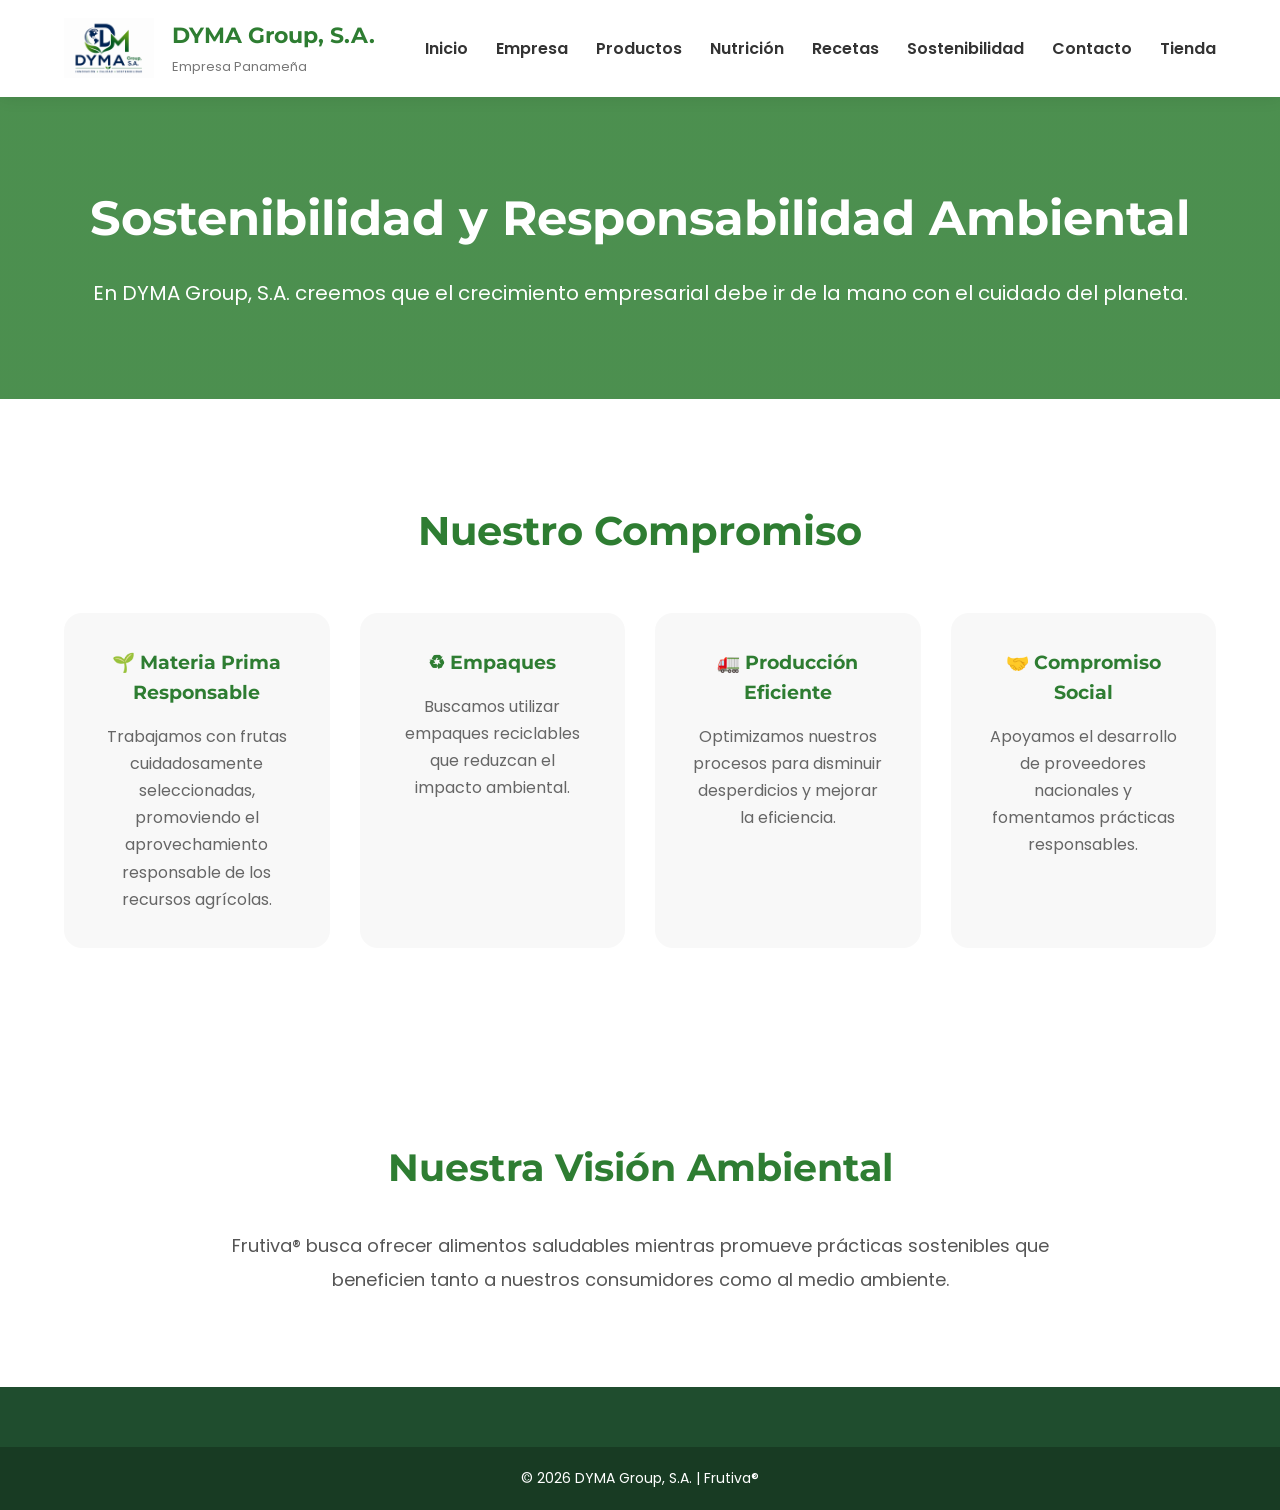
<file: sostenibilidad.html>
<!DOCTYPE html>
<html lang="es">
<head>

<meta charset="UTF-8">
<meta name="viewport" content="width=device-width, initial-scale=1.0">

<title>Sostenibilidad | Frutiva®</title>

<link rel="stylesheet" href="estilo.css">

<link rel="preconnect" href="https://fonts.googleapis.com">
<link rel="preconnect" href="https://fonts.gstatic.com" crossorigin>

<link href="https://fonts.googleapis.com/css2?family=Montserrat:wght@400;600;700;800&family=Poppins:wght@300;400;500;600&display=swap" rel="stylesheet">

</head>

<body>

<header>

<div class="contenedor">

<div class="logo">

<img src="img/logo.png" alt="Logo DYMA">

<div>

<h2>DYMA Group, S.A.</h2>

<span>Empresa Panameña</span>

</div>

</div>

<div class="menu-toggle" id="menu-toggle">
    ☰
</div>

<nav id="menu">

<ul>

<li><a href="index.html">Inicio</a></li>
<li><a href="empresa.html">Empresa</a></li>
<li><a href="productos.html">Productos</a></li>
<li><a href="nutricion.html">Nutrición</a></li>
<li><a href="recetas.html">Recetas</a></li>
<li><a href="sostenibilidad.html">Sostenibilidad</a></li>
<li><a href="contacto.html">Contacto</a></li>
<li><a href="tienda.html">Tienda</a></li>

</ul>

</nav>

</div>

</header>

<section class="banner-pagina">

<div class="contenedor">

<h1>Sostenibilidad y Responsabilidad Ambiental</h1>

<p>
En DYMA Group, S.A. creemos que el crecimiento empresarial debe ir de la mano con el cuidado del planeta.
</p>

</div>

</section>

<section class="beneficios">

<div class="contenedor">

<h2>Nuestro Compromiso</h2>

<div class="beneficios-grid">

<div class="beneficio-card">

<h3>🌱 Materia Prima Responsable</h3>

<p>
Trabajamos con frutas cuidadosamente seleccionadas, promoviendo el aprovechamiento responsable de los recursos agrícolas.
</p>

</div>

<div class="beneficio-card">

<h3>♻ Empaques</h3>

<p>
Buscamos utilizar empaques reciclables que reduzcan el impacto ambiental.
</p>

</div>

<div class="beneficio-card">

<h3>🚛 Producción Eficiente</h3>

<p>
Optimizamos nuestros procesos para disminuir desperdicios y mejorar la eficiencia.
</p>

</div>

<div class="beneficio-card">

<h3>🤝 Compromiso Social</h3>

<p>
Apoyamos el desarrollo de proveedores nacionales y fomentamos prácticas responsables.
</p>

</div>

</div>

</div>

</section>

<section class="empresa-home">

<div class="contenedor">

<h2>Nuestra Visión Ambiental</h2>

<p>

Frutiva® busca ofrecer alimentos saludables mientras promueve prácticas sostenibles que beneficien tanto a nuestros consumidores como al medio ambiente.

</p>

</div>

</section>

<footer>

<div class="copyright">

© 2026 DYMA Group, S.A. | Frutiva®

</div>

</footer>

<script src="script.js"></script>

</body>

</html>
</file>
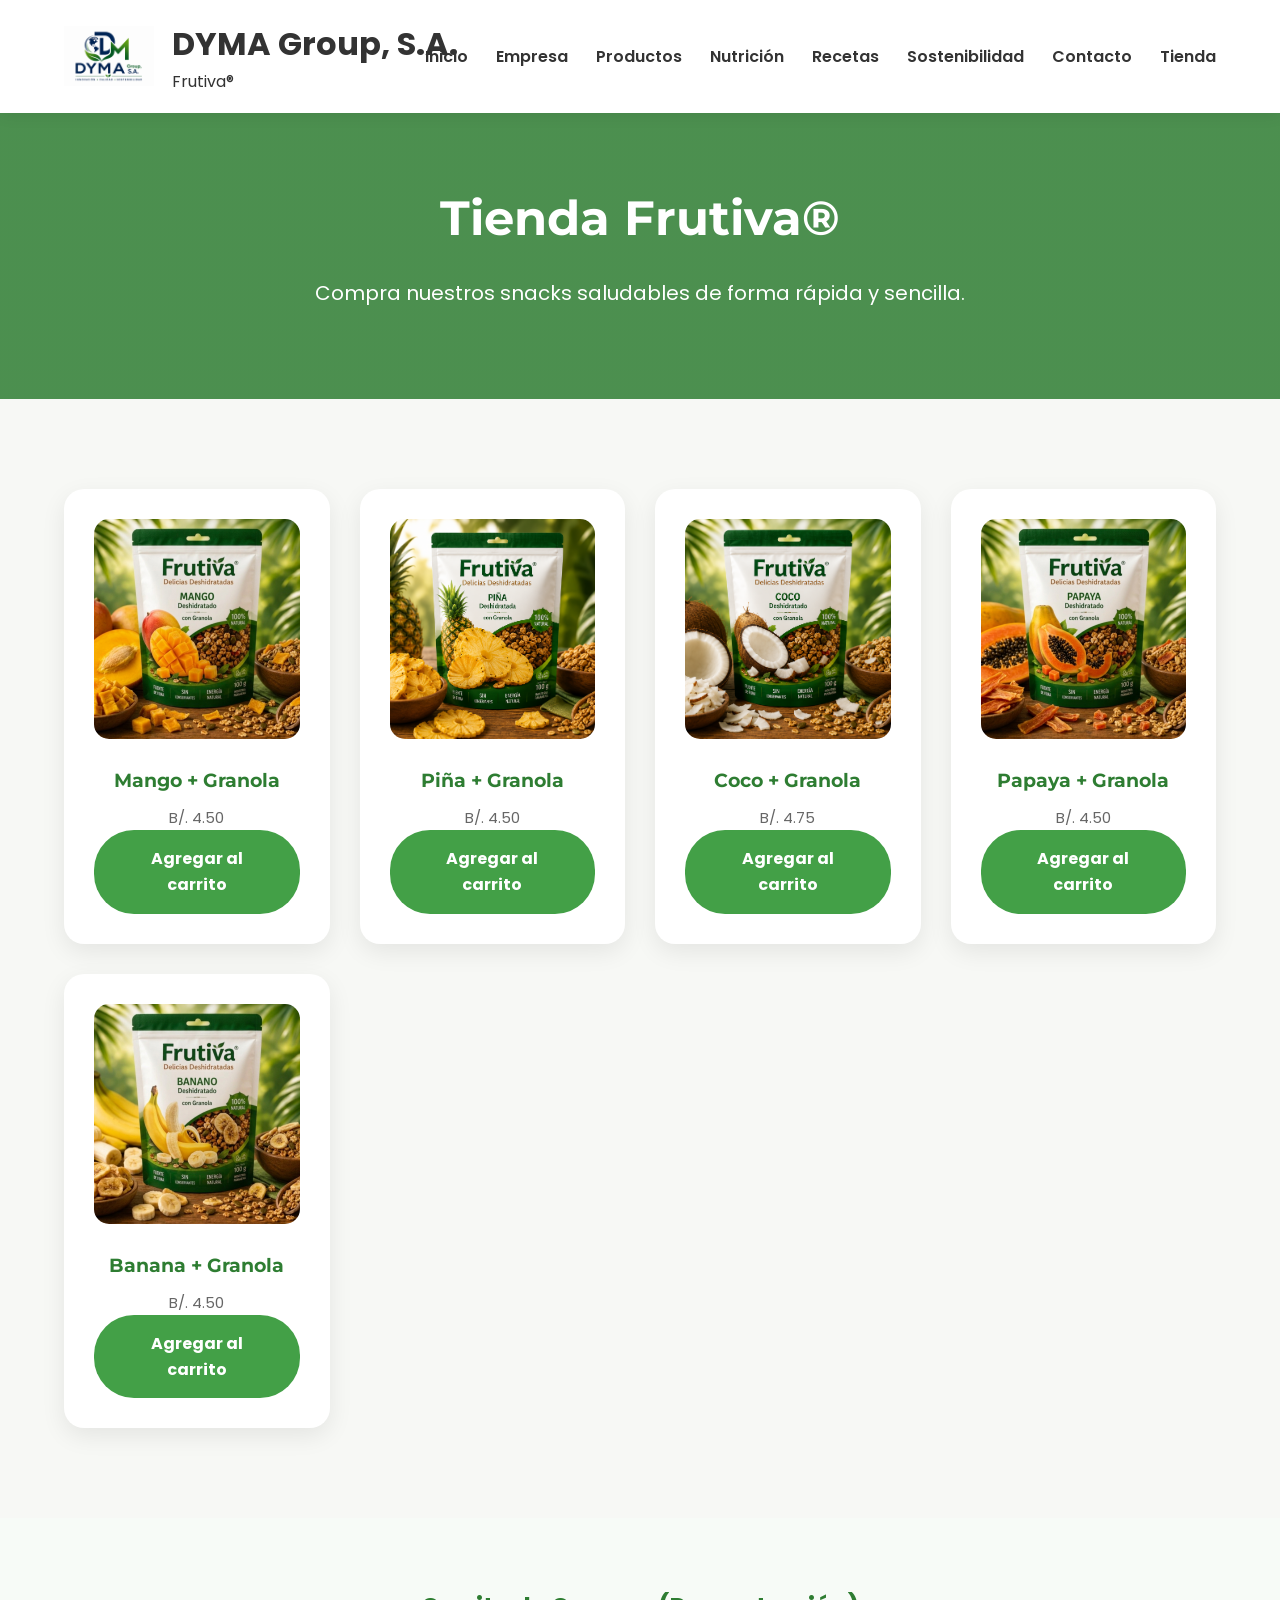
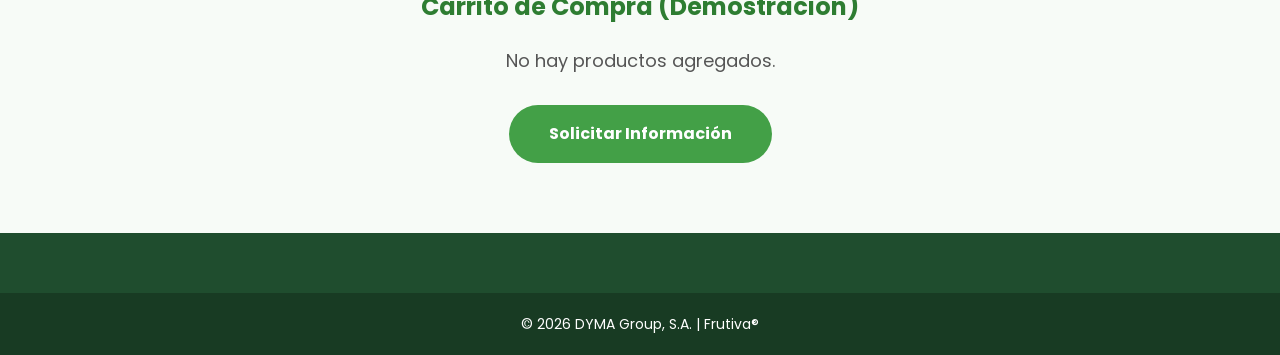
<file: tienda.html>
<!DOCTYPE html>
<html lang="es">
<head>
<meta charset="UTF-8">
<meta name="viewport" content="width=device-width, initial-scale=1.0">
<title>Tienda | Frutiva®</title>

<link rel="stylesheet" href="estilo.css">

<link href="https://fonts.googleapis.com/css2?family=Montserrat:wght@400;700&family=Poppins:wght@300;400;500&display=swap" rel="stylesheet">

</head>

<body>

<header>

<div class="contenedor">

<div class="logo">

<img src="img/logo.png" alt="DYMA">

<div class="logo-texto">
<h1>DYMA Group, S.A.</h1>
<p>Frutiva®</p>
</div>

</div>

<div class="menu-toggle" id="menu-toggle">
    ☰
</div>

<nav id="menu">

<ul>

<li><a href="index.html">Inicio</a></li>
<li><a href="empresa.html">Empresa</a></li>
<li><a href="productos.html">Productos</a></li>
<li><a href="nutricion.html">Nutrición</a></li>
<li><a href="recetas.html">Recetas</a></li>
<li><a href="sostenibilidad.html">Sostenibilidad</a></li>
<li><a href="contacto.html">Contacto</a></li>
<li><a href="tienda.html">Tienda</a></li>

</ul>

</nav>

</div>

</header>

<section class="banner-pagina">

<div class="contenedor">

<h1>Tienda Frutiva®</h1>

<p>Compra nuestros snacks saludables de forma rápida y sencilla.</p>

</div>

</section>

<section class="tienda contenedor">

<div class="cards">

<div class="card">
<img src="img/mango.png" alt="Mango">
<h3>Mango + Granola</h3>
<p>B/. 4.50</p>
<a href="#" class="boton">Agregar al carrito</a>
</div>

<div class="card">
<img src="img/pina.png" alt="Piña">
<h3>Piña + Granola</h3>
<p>B/. 4.50</p>
<a href="#" class="boton">Agregar al carrito</a>
</div>

<div class="card">
<img src="img/coco.png" alt="Coco">
<h3>Coco + Granola</h3>
<p>B/. 4.75</p>
<a href="#" class="boton">Agregar al carrito</a>
</div>

<div class="card">
<img src="img/papaya.png" alt="Papaya">
<h3>Papaya + Granola</h3>
<p>B/. 4.50</p>
<a href="#" class="boton">Agregar al carrito</a>
</div>

<div class="card">
<img src="img/banana.png" alt="Banana">
<h3>Banana + Granola</h3>
<p>B/. 4.50</p>
<a href="#" class="boton">Agregar al carrito</a>
</div>

</div>

</section>

<section class="carrito-demo">

<div class="contenedor">

<h2>Carrito de Compra (Demostración)</h2>

<p>No hay productos agregados.</p>

<a href="contacto.html" class="boton">

Solicitar Información

</a>

</div>

</section>

<footer>

<div class="copyright">

© 2026 DYMA Group, S.A. | Frutiva®

</div>

</footer>

<script src="script.js"></script>

</body>

</html>
</file>
<file: estilo.css>
/* ===========================
   RESET
=========================== */

*{
    margin:0;
    padding:0;
    box-sizing:border-box;
}

html{
    scroll-behavior:smooth;
}

body{
    font-family:'Poppins',sans-serif;
    background:#f7f8f5;
    color:#333;
    line-height:1.6;
}

/* ===========================
   CONTENEDOR
=========================== */

.contenedor{
    width:90%;
    max-width:1200px;
    margin:auto;
}

/* ===========================
   HEADER
=========================== */

header{
    width:100%;
    background:#ffffff;
    position:fixed;
    top:0;
    left:0;
    z-index:1000;
    box-shadow:0 2px 15px rgba(0,0,0,.08);
}

header .contenedor{
    display:flex;
    justify-content:space-between;
    align-items:center;
    padding:18px 0;
}

.logo{
    display:flex;
    align-items:center;
    gap:18px;
    min-width:360px;
}

.logo-texto{
    white-space:nowrap;
}

.logo-texto h2{
    font-size:18px;
}

.logo-texto span{
    font-size:12px;
}

.logo img{
    width:90px;
    height:auto;
}

.logo h2{
    font-family:'Montserrat',sans-serif;
    font-size:22px;
    color:#2E7D32;
}

.logo span{
    color:#777;
    font-size:13px;
}

/* ===========================
   MENU
=========================== */

nav ul{
    display:flex;
    list-style:none;
    gap:28px;
}

nav a{
    text-decoration:none;
    color:#333;
    font-weight:600;
    transition:.3s;
}

nav a:hover{
    color:#43A047;
}

/* ===========================
   HERO
=========================== */

.hero{

    min-height:100vh;

    background:
    linear-gradient(rgba(0,0,0,.35),rgba(0,0,0,.35)),
    url("img/banner.png");

    background-size:cover;
    background-position:center;

    display:grid;
    grid-template-columns:1fr 1fr;

    align-items:center;

    padding:120px 8% 60px;

    gap:60px;

}

.hero-texto h1{

    font-family:'Montserrat',sans-serif;

    font-size:60px;

    color:#fff;

    margin-bottom:15px;

}

.hero-texto h3{

    color:#F9B233;

    font-size:28px;

    margin-bottom:25px;

}

.hero-texto p{

    color:white;

    font-size:20px;

    margin-bottom:35px;

    max-width:550px;

}

.hero-imagen{

    display:flex;

    justify-content:center;

}

.hero-imagen img{

    width:380px;

    max-width:100%;

}

/* ===========================
   BOTONES
=========================== */

.boton{

    display:inline-block;

    background:#43A047;

    color:white;

    padding:16px 40px;

    border-radius:40px;

    text-decoration:none;

    font-weight:bold;

    transition:.3s;

}

.boton:hover{

    background:#2E7D32;

    transform:translateY(-3px);

}

/* ===========================
   EMPRESA HOME
=========================== */

.empresa-home{

    padding:90px 8%;

    background:white;

}

.empresa-home h2{

    font-family:'Montserrat',sans-serif;

    text-align:center;

    color:#2E7D32;

    font-size:38px;

    margin-bottom:30px;

}

.empresa-home p{

    max-width:900px;

    margin:auto;

    text-align:center;

    font-size:18px;

    color:#555;

    line-height:1.9;

}

/* ===========================
   PRODUCTOS DESTACADOS
=========================== */

.destacados{
    padding:100px 0;
    background:#f7f8f5;
}

.destacados h2{
    text-align:center;
    font-family:'Montserrat',sans-serif;
    font-size:40px;
    color:#2E7D32;
    margin-bottom:15px;
}

.subtitulo{
    text-align:center;
    max-width:700px;
    margin:0 auto 60px;
    color:#666;
}

.cards{
    display:grid;
    grid-template-columns:repeat(auto-fit,minmax(220px,1fr));
    gap:30px;
}

.card{
    background:white;
    border-radius:20px;
    padding:30px;
    text-align:center;
    box-shadow:0 8px 25px rgba(0,0,0,.08);
    transition:.3s;
}

.card:hover{
    transform:translateY(-10px);
}

.card img{
    width:150px;
    height:150px;
    object-fit:contain;
    margin-bottom:20px;
}

.card h3{
    color:#2E7D32;
    margin-bottom:10px;
    font-family:'Montserrat',sans-serif;
}

.card p{
    color:#666;
    font-size:15px;
}

/*===========================
 BENEFICIOS
===========================*/

.beneficios{
    padding:100px 0;
    background:white;
}

.beneficios h2{
    text-align:center;
    font-family:'Montserrat',sans-serif;
    color:#2E7D32;
    font-size:40px;
    margin-bottom:15px;
}

.beneficios-grid{
    display:grid;
    grid-template-columns:repeat(auto-fit,minmax(250px,1fr));
    gap:30px;
    margin-top:50px;
}

.beneficio-card{
    background:#f8f8f8;
    border-radius:18px;
    padding:35px;
    text-align:center;
    transition:.3s;
}

.beneficio-card:hover{
    transform:translateY(-8px);
    box-shadow:0 10px 30px rgba(0,0,0,.10);
}

.icono{
    font-size:55px;
    margin-bottom:20px;
}

.beneficio-card h3{
    color:#2E7D32;
    margin-bottom:15px;
    font-family:'Montserrat',sans-serif;
}

.beneficio-card p{
    color:#666;
    line-height:1.7;
}

/*==========================
 ESTADÍSTICAS
==========================*/

.estadisticas{

    background:#2E7D32;

    color:white;

    padding:80px 0;

}

.estadisticas .contenedor{

    display:grid;

    grid-template-columns:repeat(auto-fit,minmax(200px,1fr));

    gap:30px;

    text-align:center;

}

.estadistica h2{

    font-size:60px;

    font-family:'Montserrat',sans-serif;

    margin-bottom:10px;

}

.estadistica p{

    font-size:18px;

}

/*==========================
 FOOTER
==========================*/

footer{

    background:#1F4D2E;

    color:white;

    padding-top:60px;

}

.footer-grid{

    display:grid;

    grid-template-columns:repeat(auto-fit,minmax(250px,1fr));

    gap:40px;

    padding-bottom:50px;

}

.footer-grid h3{

    margin-bottom:20px;

    font-family:'Montserrat',sans-serif;

}

.footer-grid ul{

    list-style:none;

}

.footer-grid li{

    margin-bottom:10px;

}

.footer-grid a{

    color:white;

    text-decoration:none;

}

.footer-grid a:hover{

    color:#F9B233;

}

.copyright{

    text-align:center;

    background:#183B23;

    padding:20px;

    font-size:14px;

}

/*=========================
BANNER INTERNO
=========================*/

.banner-pagina{

    margin-top:90px;

    background:linear-gradient(rgba(46,125,50,.85),rgba(46,125,50,.85));

    color:white;

    padding:90px 0;

    text-align:center;

}

.banner-pagina h1{

    font-family:'Montserrat',sans-serif;

    font-size:48px;

    margin-bottom:20px;

}

.banner-pagina p{

    font-size:20px;

}

/*=============================
CATÁLOGO
==============================*/

.catalogo{

padding:100px 0;

background:#f7f8f5;

}

.catalogo h2{

text-align:center;

font-size:42px;

font-family:'Montserrat',sans-serif;

color:#2E7D32;

margin-bottom:60px;

}

.catalogo .card{

display:flex;

flex-direction:column;

justify-content:space-between;

}

.catalogo ul{

list-style:none;

margin:20px 0;

}

.catalogo li{

margin-bottom:10px;

color:#555;

}

/*=========================
TABLA NUTRICIONAL
=========================*/

.tabla-nutricional{

padding:100px 0;

}

.tabla-nutricional h2{

text-align:center;

margin-bottom:40px;

color:#2E7D32;

font-family:'Montserrat',sans-serif;

}

table{

width:100%;

border-collapse:collapse;

background:white;

box-shadow:0 5px 20px rgba(0,0,0,.08);

border-radius:10px;

overflow:hidden;

}

th{

background:#2E7D32;

color:white;

padding:18px;

}

td{

padding:18px;

border-bottom:1px solid #ddd;

}

tr:hover{

background:#f2f2f2;

}

/*=========================
RECETAS
=========================*/

.card img{

width:100%;

height:220px;

object-fit:cover;

border-radius:15px;

margin-bottom:20px;

}

.nutricion-home{
    padding:90px 10%;
    display:flex;
    justify-content:space-between;
    align-items:center;
    gap:60px;
    background:#F8FFF8;
    flex-wrap:wrap;
}

.nutricion-texto{
    flex:1;
}

.nutricion-texto h2{
    color:#2E7D32;
    font-size:42px;
    margin-bottom:20px;
}

.nutricion-texto p{
    font-size:18px;
    color:#555;
    line-height:1.8;
    margin-bottom:25px;
}

.nutricion-texto ul{
    margin-bottom:35px;
    padding-left:20px;
}

.nutricion-texto li{
    margin-bottom:12px;
    font-size:17px;
}

.nutricion-img{
    flex:1;
    text-align:center;
}

.nutricion-img img{
    max-width:420px;
    width:100%;
}

/*=========================
RECETAS INICIO
=========================*/

.inicio-recetas{

    padding:90px 0;

    background:#fff;

    text-align:center;

}

.recetas-grid{

    display:grid;

    grid-template-columns:repeat(auto-fit,minmax(280px,1fr));

    gap:30px;

    margin:50px 0;

}

.receta-item{

    background:white;

    border-radius:20px;

    overflow:hidden;

    box-shadow:0 8px 20px rgba(0,0,0,.08);

    transition:.3s;

}

.receta-item:hover{

    transform:translateY(-8px);

}

.receta-item img{

    width:100%;

    height:230px;

    object-fit:cover;

}

.receta-item h3{

    padding:20px;

    color:#2E7D32;

}

/*=========================
SOSTENIBILIDAD INICIO
=========================*/

.inicio-sostenibilidad{

    background:#F7FBF7;

    padding:90px 0;

}

.inicio-sostenibilidad .contenedor{

    display:flex;

    align-items:center;

    justify-content:space-between;

    gap:60px;

    flex-wrap:wrap;

}

.inicio-sostenibilidad .texto{

    flex:1;

}

.inicio-sostenibilidad .imagen{

    flex:1;

    text-align:center;

}

.inicio-sostenibilidad img{

    width:100%;

    max-width:500px;

    border-radius:20px;

}

/*=========================
CONTACTO INICIO
=========================*/

.inicio-contacto{

    padding:90px 0;

    text-align:center;

    background:white;

}

.contacto-botones{

    display:flex;

    justify-content:center;

    gap:25px;

    margin-top:40px;

    flex-wrap:wrap;

}

.boton-secundario{

    background:white;

    color:#2E7D32;

    border:2px solid #2E7D32;

}

/*=========================
CONTACTO
=========================*/

.contacto-grid{

display:grid;

grid-template-columns:1fr 1fr;

gap:50px;

padding:90px 0;

}

.info-contacto{

background:#F7FBF7;

padding:40px;

border-radius:20px;

}

.formulario{

background:white;

padding:40px;

border-radius:20px;

box-shadow:0 5px 20px rgba(0,0,0,.08);

}

.formulario input,
.formulario textarea{

width:100%;

padding:15px;

margin-bottom:20px;

border:1px solid #ccc;

border-radius:10px;

font-size:16px;

font-family:Poppins,sans-serif;

}

.formulario button{

border:none;

cursor:pointer;

}

/*=========================
TIENDA
=========================*/

.tienda{

padding:90px 0;

}

.carrito-demo{

padding:70px 0;

text-align:center;

background:#F7FBF7;

}

.carrito-demo h2{

color:#2E7D32;

margin-bottom:20px;

}

.carrito-demo p{

margin-bottom:30px;

font-size:18px;

color:#555;

}

/*====================================
MENÚ HAMBURGUESA
====================================*/

.menu-toggle{

    display:none;

    font-size:34px;

    cursor:pointer;

    color:#2E7D32;

}

/* ===========================================
   RESPONSIVE MOBILE
=========================================== */

@media screen and (max-width:768px){

    header .contenedor{
        display:flex;
        justify-content:space-between;
        align-items:center;
        padding:10px 0;
        flex-wrap:wrap;
    }

    .logo{
        min-width:auto;
        display:flex;
        align-items:center;
        gap:10px;
    }

    .logo img{
        width:60px;
    }

    .logo h2{
        font-size:18px;
        line-height:1.2;
    }

    .logo span{
        font-size:12px;
    }

    .menu-toggle{
        display:block;
    }

    nav{
        display:none;
        width:100%;
        margin-top:15px;
    }

    nav.active{
        display:block;
    }

    nav ul{
        display:flex;
        flex-direction:column;
        gap:15px;
        text-align:center;
        padding:20px 0;
    }

    .hero{
        display:flex;
        flex-direction:column;
        align-items:center;
        justify-content:center;
        text-align:center;
        padding:170px 20px 70px;
        gap:30px;
        min-height:auto;
    }

    .hero-texto h1{
        font-size:42px;
    }

    .hero-texto h3{
        font-size:22px;
    }

    .hero-texto p{
        font-size:18px;
        max-width:100%;
    }

    .hero-imagen img{
        width:220px;
    }

    .banner-pagina{
        padding:150px 20px 60px;
    }

    .banner-pagina h1{
        font-size:32px;
    }

    .cards,
    .productos-grid,
    .recetas-grid,
    .beneficios-grid{
        grid-template-columns:1fr;
    }

    .nutricion-home,
    .contacto-grid,
    .inicio-sostenibilidad .contenedor{
        display:flex;
        flex-direction:column;
    }

    img{
        max-width:100%;
        height:auto;
    }

    .boton{
        width:auto;
        min-width:220px;
    }

    footer{
        text-align:center;
    }
}

/*====================================
ANIMACIONES
====================================*/

.card,
.producto-card,
.beneficio,
.receta-item{

    transition:.35s ease;

}

.card:hover,
.producto-card:hover,
.beneficio:hover,
.receta-item:hover{

    transform:translateY(-10px);

    box-shadow:0 15px 35px rgba(0,0,0,.15);

}

.boton{

    transition:.3s;

}

.boton:hover{

    transform:scale(1.05);

}
</file>
